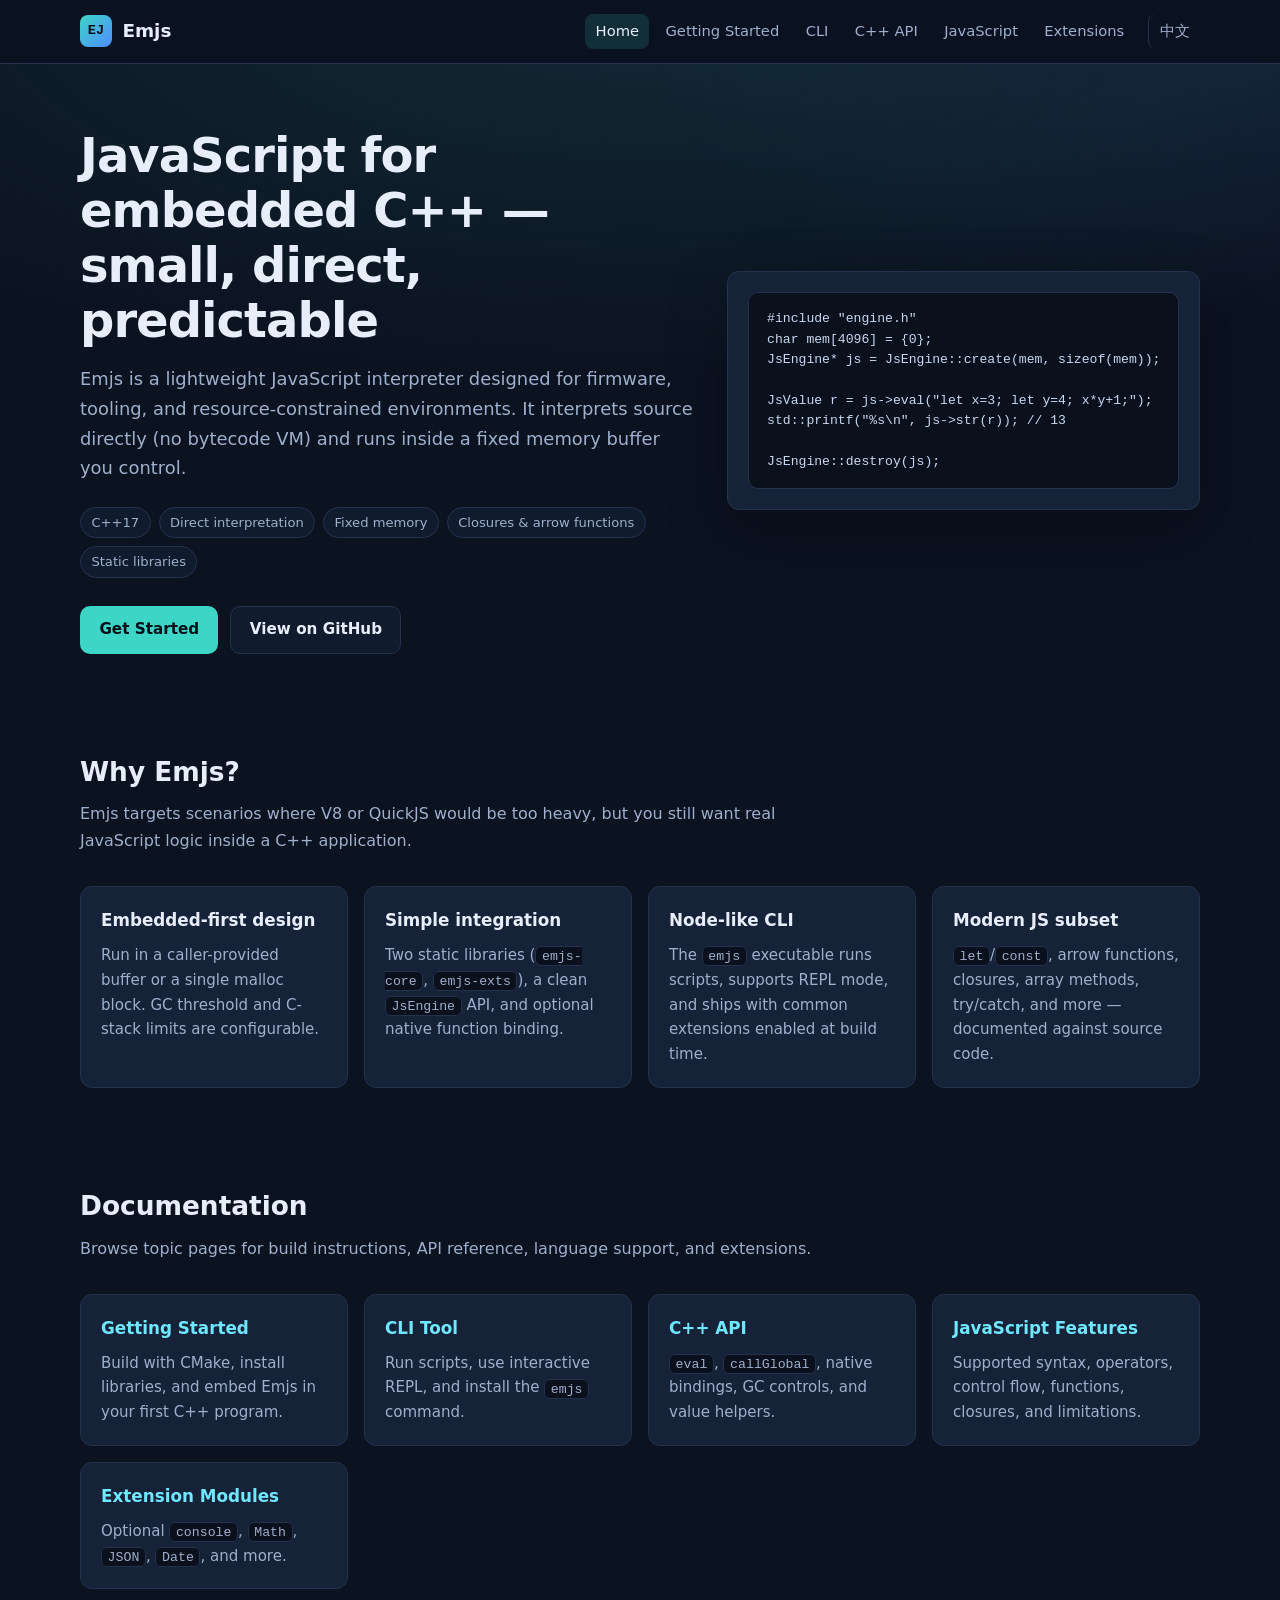
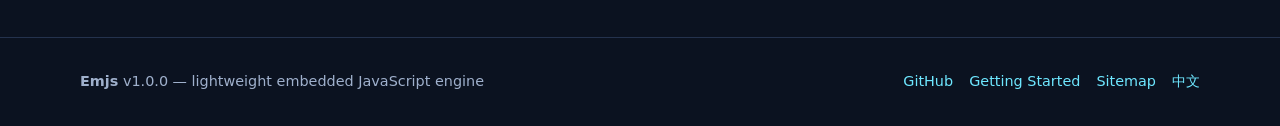
<file: docs/index.html>
<!DOCTYPE html>
<html lang="en">
<head>
  <meta charset="UTF-8">
  <meta name="viewport" content="width=device-width, initial-scale=1.0">
  <title>Emjs — Lightweight Embedded JavaScript Engine (C++17)</title>
  <meta name="description" content="Emjs is a lightweight JavaScript interpreter for embedded systems. Direct interpretation, fixed memory buffer, C++17 API, CLI tool, closures, arrow functions, and optional extensions.">
  <meta name="keywords" content="Emjs, embedded JavaScript, JavaScript engine, C++ interpreter, MCU scripting, lightweight JS, emjs CLI">
  <link rel="canonical" href="https://steezer.github.io/emjs/doc/index.html">
  <link rel="alternate" hreflang="en" href="https://steezer.github.io/emjs/doc/index.html">
  <link rel="alternate" hreflang="zh-CN" href="https://steezer.github.io/emjs/doc/index.zh-CN.html">
  <meta property="og:type" content="website">
  <meta property="og:title" content="Emjs — Lightweight Embedded JavaScript Engine">
  <meta property="og:description" content="A tiny JavaScript interpreter for firmware, tools, and embedded C++ applications.">
  <meta property="og:url" content="https://steezer.github.io/emjs/doc/index.html">
  <meta name="twitter:card" content="summary">
  <link rel="stylesheet" href="assets/style.css">
  <script type="application/ld+json">
  {
    "@context": "https://schema.org",
    "@type": "SoftwareApplication",
    "name": "Emjs",
    "applicationCategory": "DeveloperApplication",
    "operatingSystem": "Cross-platform",
    "programmingLanguage": "C++",
    "softwareVersion": "1.0.0",
    "description": "Lightweight JavaScript interpreter for embedded scenarios with direct interpretation and fixed memory model.",
    "url": "https://steezer.github.io/emjs/doc/",
    "codeRepository": "https://github.com/steezer/emjs"
  }
  </script>
</head>
<body>
  <header class="site-header">
    <div class="container header-inner">
      <a class="brand" href="index.html">
        <span class="brand-mark">EJ</span>
        <span>Emjs</span>
      </a>
      <button class="nav-toggle" type="button" aria-label="Toggle navigation">Menu</button>
      <nav class="site-nav" aria-label="Main">
        <a class="active" href="index.html">Home</a>
        <a href="getting-started.html">Getting Started</a>
        <a href="cli.html">CLI</a>
        <a href="cpp-api.html">C++ API</a>
        <a href="javascript.html">JavaScript</a>
        <a href="extensions.html">Extensions</a>
        <a class="lang-switch" href="index.zh-CN.html">中文</a>
      </nav>
    </div>
  </header>

  <main>
    <section class="hero">
      <div class="container hero-grid">
        <div>
          <h1>JavaScript for embedded C++ — small, direct, predictable</h1>
          <p class="lead">
            Emjs is a lightweight JavaScript interpreter designed for firmware, tooling,
            and resource-constrained environments. It interprets source directly (no bytecode VM)
            and runs inside a fixed memory buffer you control.
          </p>
          <div class="hero-badges">
            <span class="badge">C++17</span>
            <span class="badge">Direct interpretation</span>
            <span class="badge">Fixed memory</span>
            <span class="badge">Closures &amp; arrow functions</span>
            <span class="badge">Static libraries</span>
          </div>
          <div class="cta-row">
            <a class="btn btn-primary" href="getting-started.html">Get Started</a>
            <a class="btn btn-secondary" href="https://github.com/steezer/emjs" rel="noopener">View on GitHub</a>
          </div>
        </div>
        <aside class="hero-card" aria-label="Quick example">
          <pre><code>#include "engine.h"
char mem[4096] = {0};
JsEngine* js = JsEngine::create(mem, sizeof(mem));

JsValue r = js->eval("let x=3; let y=4; x*y+1;");
std::printf("%s\n", js->str(r)); // 13

JsEngine::destroy(js);</code></pre>
        </aside>
      </div>
    </section>

    <section class="section">
      <div class="container">
        <h2 class="section-title">Why Emjs?</h2>
        <p class="section-desc">
          Emjs targets scenarios where V8 or QuickJS would be too heavy, but you still want
          real JavaScript logic inside a C++ application.
        </p>
        <div class="card-grid">
          <article class="card">
            <h3>Embedded-first design</h3>
            <p>Run in a caller-provided buffer or a single malloc block. GC threshold and C-stack limits are configurable.</p>
          </article>
          <article class="card">
            <h3>Simple integration</h3>
            <p>Two static libraries (<code>emjs-core</code>, <code>emjs-exts</code>), a clean <code>JsEngine</code> API, and optional native function binding.</p>
          </article>
          <article class="card">
            <h3>Node-like CLI</h3>
            <p>The <code>emjs</code> executable runs scripts, supports REPL mode, and ships with common extensions enabled at build time.</p>
          </article>
          <article class="card">
            <h3>Modern JS subset</h3>
            <p><code>let</code>/<code>const</code>, arrow functions, closures, array methods, try/catch, and more — documented against source code.</p>
          </article>
        </div>
      </div>
    </section>

    <section class="section">
      <div class="container">
        <h2 class="section-title">Documentation</h2>
        <p class="section-desc">Browse topic pages for build instructions, API reference, language support, and extensions.</p>
        <div class="card-grid">
          <a class="card" href="getting-started.html">
            <h3>Getting Started</h3>
            <p>Build with CMake, install libraries, and embed Emjs in your first C++ program.</p>
          </a>
          <a class="card" href="cli.html">
            <h3>CLI Tool</h3>
            <p>Run scripts, use interactive REPL, and install the <code>emjs</code> command.</p>
          </a>
          <a class="card" href="cpp-api.html">
            <h3>C++ API</h3>
            <p><code>eval</code>, <code>callGlobal</code>, native bindings, GC controls, and value helpers.</p>
          </a>
          <a class="card" href="javascript.html">
            <h3>JavaScript Features</h3>
            <p>Supported syntax, operators, control flow, functions, closures, and limitations.</p>
          </a>
          <a class="card" href="extensions.html">
            <h3>Extension Modules</h3>
            <p>Optional <code>console</code>, <code>Math</code>, <code>JSON</code>, <code>Date</code>, and more.</p>
          </a>
        </div>
      </div>
    </section>
  </main>

  <footer class="site-footer">
    <div class="container footer-grid">
      <div>
        <strong>Emjs</strong> v1.0.0 — lightweight embedded JavaScript engine
      </div>
      <div class="footer-links">
        <a href="https://github.com/steezer/emjs">GitHub</a>
        <a href="getting-started.html">Getting Started</a>
        <a href="sitemap.xml">Sitemap</a>
        <a href="index.zh-CN.html">中文</a>
      </div>
    </div>
  </footer>
  <script src="assets/site.js"></script>
</body>
</html>
</file>
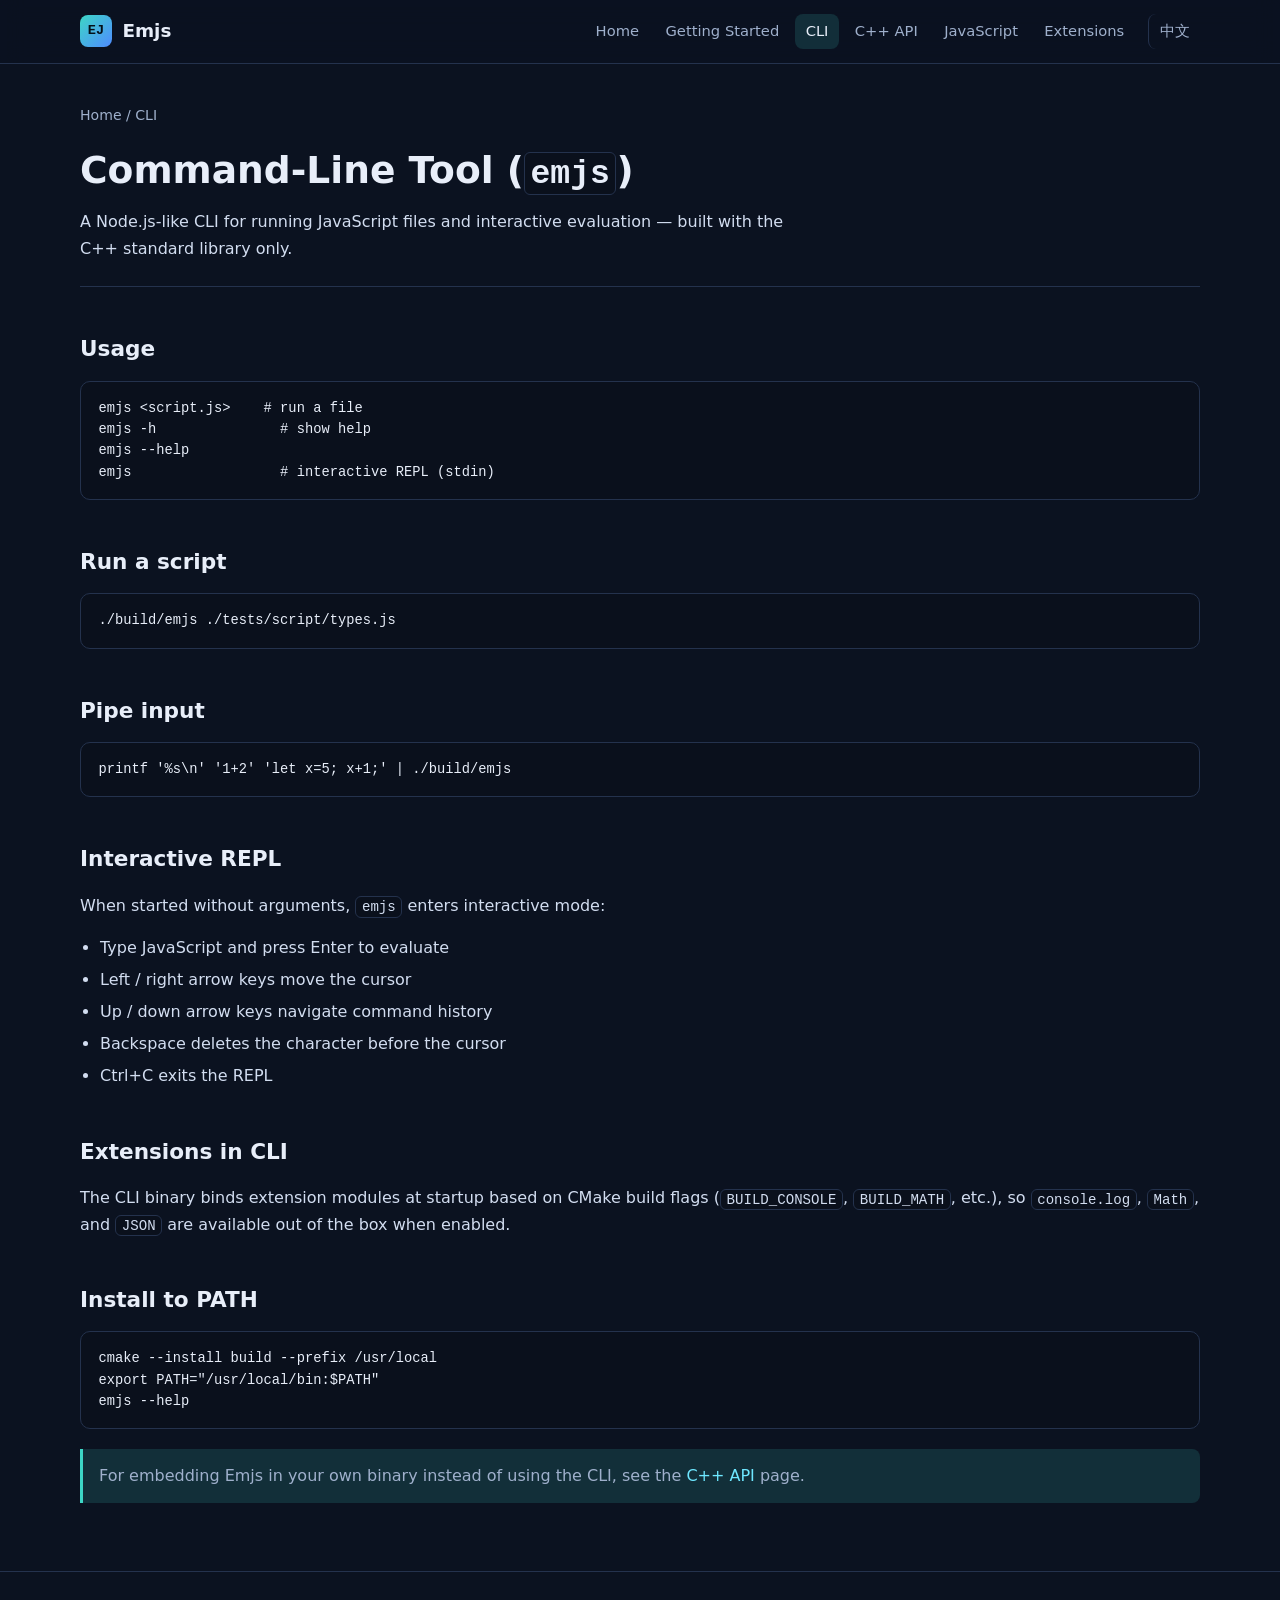
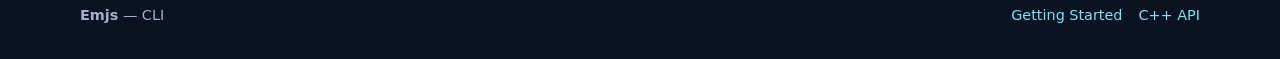
<file: docs/cli.html>
<!DOCTYPE html>
<html lang="en">
<head>
  <meta charset="UTF-8">
  <meta name="viewport" content="width=device-width, initial-scale=1.0">
  <title>Emjs CLI — Run Scripts &amp; Interactive REPL</title>
  <meta name="description" content="Use the emjs command-line tool to execute JavaScript files, start an interactive REPL with history, and pipe scripts from stdin.">
  <link rel="canonical" href="https://steezer.github.io/emjs/doc/cli.html">
  <link rel="alternate" hreflang="en" href="https://steezer.github.io/emjs/doc/cli.html">
  <link rel="alternate" hreflang="zh-CN" href="https://steezer.github.io/emjs/doc/cli.zh-CN.html">
  <link rel="stylesheet" href="assets/style.css">
</head>
<body>
  <header class="site-header">
    <div class="container header-inner">
      <a class="brand" href="index.html"><span class="brand-mark">EJ</span><span>Emjs</span></a>
      <button class="nav-toggle" type="button" aria-label="Toggle navigation">Menu</button>
      <nav class="site-nav">
        <a href="index.html">Home</a>
        <a href="getting-started.html">Getting Started</a>
        <a class="active" href="cli.html">CLI</a>
        <a href="cpp-api.html">C++ API</a>
        <a href="javascript.html">JavaScript</a>
        <a href="extensions.html">Extensions</a>
        <a class="lang-switch" href="cli.zh-CN.html">中文</a>
      </nav>
    </div>
  </header>

  <main class="container content">
    <header class="page-header">
      <nav class="breadcrumb"><a href="index.html">Home</a> / CLI</nav>
      <h1>Command-Line Tool (<code>emjs</code>)</h1>
      <p>A Node.js-like CLI for running JavaScript files and interactive evaluation — built with the C++ standard library only.</p>
    </header>

    <h2>Usage</h2>
    <pre><code>emjs &lt;script.js&gt;    # run a file
emjs -h               # show help
emjs --help
emjs                  # interactive REPL (stdin)</code></pre>

    <h2>Run a script</h2>
    <pre><code>./build/emjs ./tests/script/types.js</code></pre>

    <h2>Pipe input</h2>
    <pre><code>printf '%s\n' '1+2' 'let x=5; x+1;' | ./build/emjs</code></pre>

    <h2>Interactive REPL</h2>
    <p>When started without arguments, <code>emjs</code> enters interactive mode:</p>
    <ul>
      <li>Type JavaScript and press Enter to evaluate</li>
      <li>Left / right arrow keys move the cursor</li>
      <li>Up / down arrow keys navigate command history</li>
      <li>Backspace deletes the character before the cursor</li>
      <li>Ctrl+C exits the REPL</li>
    </ul>

    <h2>Extensions in CLI</h2>
    <p>The CLI binary binds extension modules at startup based on CMake build flags (<code>BUILD_CONSOLE</code>, <code>BUILD_MATH</code>, etc.), so <code>console.log</code>, <code>Math</code>, and <code>JSON</code> are available out of the box when enabled.</p>

    <h2>Install to PATH</h2>
    <pre><code>cmake --install build --prefix /usr/local
export PATH="/usr/local/bin:$PATH"
emjs --help</code></pre>

    <div class="note">For embedding Emjs in your own binary instead of using the CLI, see the <a href="cpp-api.html">C++ API</a> page.</div>
  </main>

  <footer class="site-footer">
    <div class="container footer-grid">
      <div><strong>Emjs</strong> — CLI</div>
      <div class="footer-links"><a href="getting-started.html">Getting Started</a><a href="cpp-api.html">C++ API</a></div>
    </div>
  </footer>
  <script src="assets/site.js"></script>
</body>
</html>
</file>
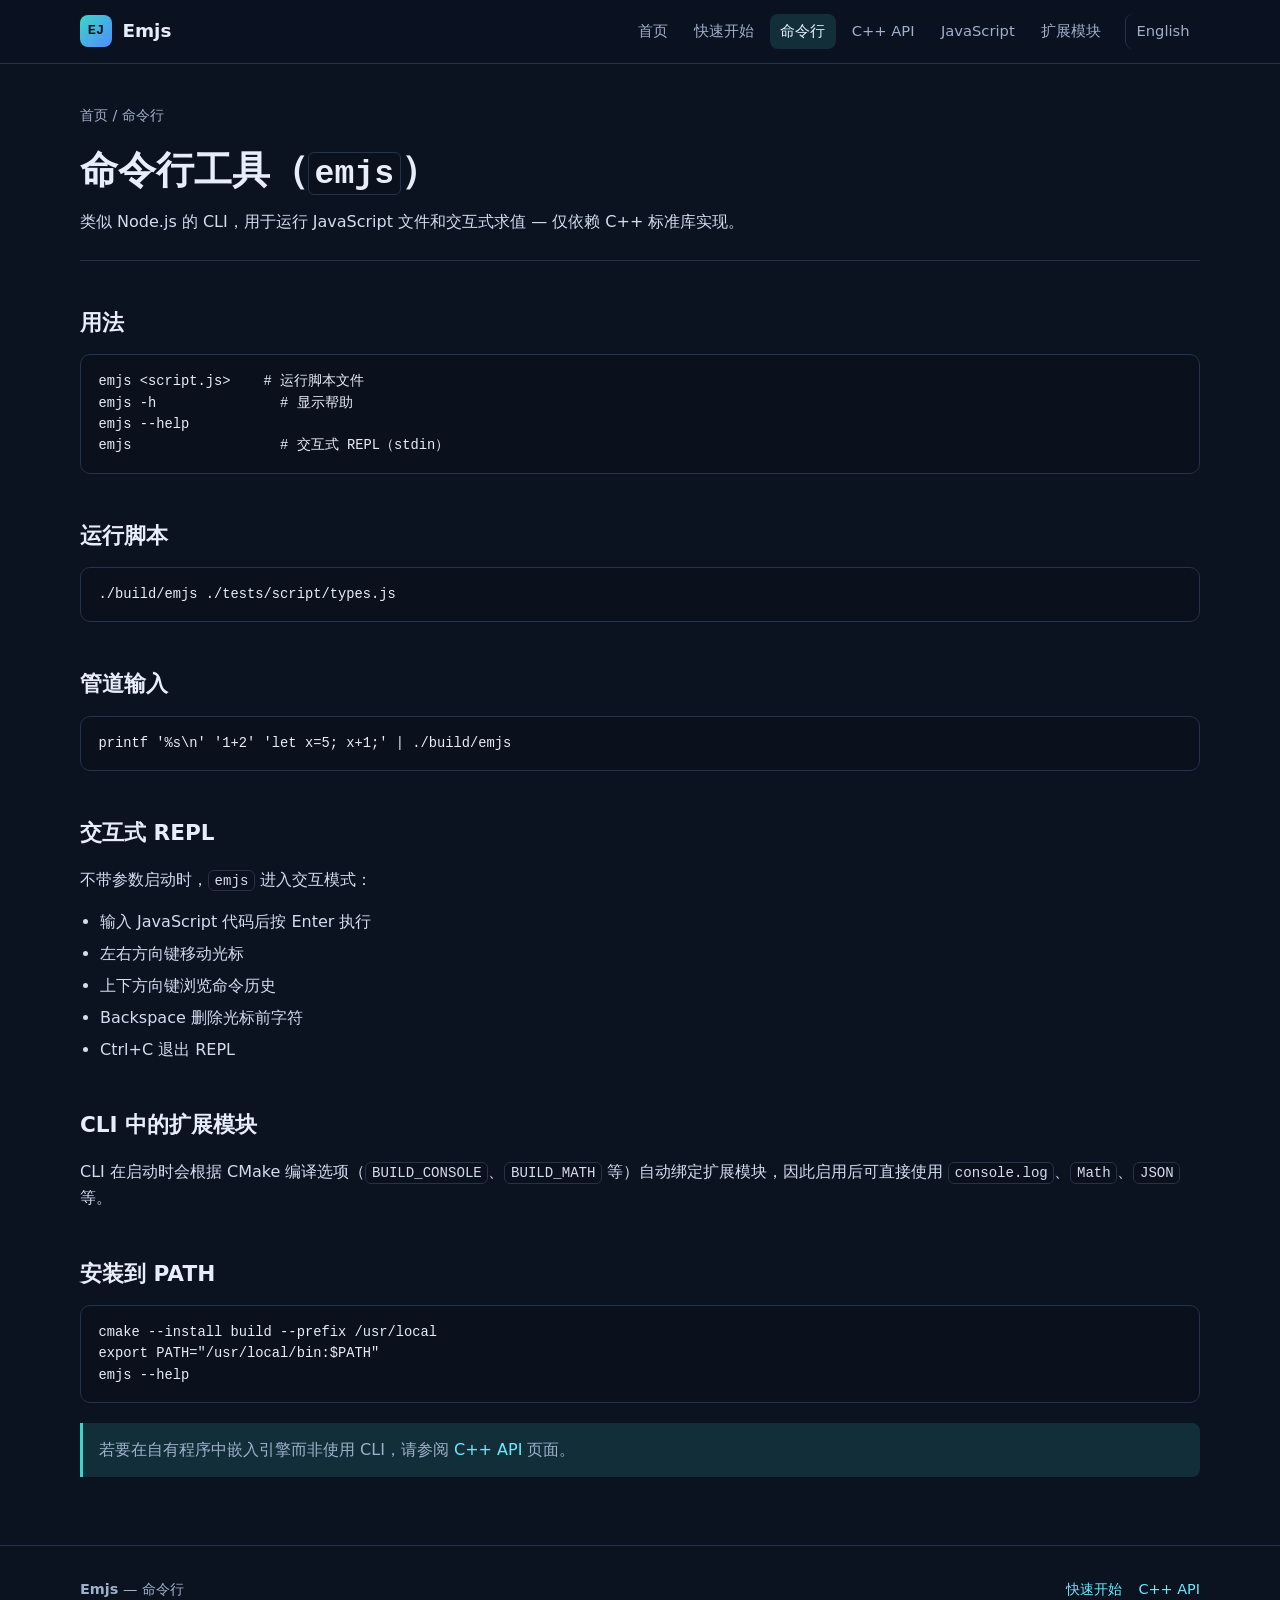
<file: docs/cli.zh-CN.html>
<!DOCTYPE html>
<html lang="zh-CN">
<head>
  <meta charset="UTF-8">
  <meta name="viewport" content="width=device-width, initial-scale=1.0">
  <title>Emjs 命令行工具 — 运行脚本与交互式 REPL</title>
  <meta name="description" content="使用 emjs 命令行工具执行 JavaScript 文件、启动带历史记录的交互式 REPL，或通过 stdin 管道输入脚本。">
  <link rel="canonical" href="https://steezer.github.io/emjs/doc/cli.zh-CN.html">
  <link rel="alternate" hreflang="en" href="https://steezer.github.io/emjs/doc/cli.html">
  <link rel="alternate" hreflang="zh-CN" href="https://steezer.github.io/emjs/doc/cli.zh-CN.html">
  <link rel="stylesheet" href="assets/style.css">
</head>
<body>
  <header class="site-header">
    <div class="container header-inner">
      <a class="brand" href="index.zh-CN.html"><span class="brand-mark">EJ</span><span>Emjs</span></a>
      <button class="nav-toggle" type="button" aria-label="打开导航">菜单</button>
      <nav class="site-nav">
        <a href="index.zh-CN.html">首页</a>
        <a href="getting-started.zh-CN.html">快速开始</a>
        <a class="active" href="cli.zh-CN.html">命令行</a>
        <a href="cpp-api.zh-CN.html">C++ API</a>
        <a href="javascript.zh-CN.html">JavaScript</a>
        <a href="extensions.zh-CN.html">扩展模块</a>
        <a class="lang-switch" href="cli.html">English</a>
      </nav>
    </div>
  </header>

  <main class="container content">
    <header class="page-header">
      <nav class="breadcrumb"><a href="index.zh-CN.html">首页</a> / 命令行</nav>
      <h1>命令行工具（<code>emjs</code>）</h1>
      <p>类似 Node.js 的 CLI，用于运行 JavaScript 文件和交互式求值 — 仅依赖 C++ 标准库实现。</p>
    </header>

    <h2>用法</h2>
    <pre><code>emjs &lt;script.js&gt;    # 运行脚本文件
emjs -h               # 显示帮助
emjs --help
emjs                  # 交互式 REPL（stdin）</code></pre>

    <h2>运行脚本</h2>
    <pre><code>./build/emjs ./tests/script/types.js</code></pre>

    <h2>管道输入</h2>
    <pre><code>printf '%s\n' '1+2' 'let x=5; x+1;' | ./build/emjs</code></pre>

    <h2>交互式 REPL</h2>
    <p>不带参数启动时，<code>emjs</code> 进入交互模式：</p>
    <ul>
      <li>输入 JavaScript 代码后按 Enter 执行</li>
      <li>左右方向键移动光标</li>
      <li>上下方向键浏览命令历史</li>
      <li>Backspace 删除光标前字符</li>
      <li>Ctrl+C 退出 REPL</li>
    </ul>

    <h2>CLI 中的扩展模块</h2>
    <p>CLI 在启动时会根据 CMake 编译选项（<code>BUILD_CONSOLE</code>、<code>BUILD_MATH</code> 等）自动绑定扩展模块，因此启用后可直接使用 <code>console.log</code>、<code>Math</code>、<code>JSON</code> 等。</p>

    <h2>安装到 PATH</h2>
    <pre><code>cmake --install build --prefix /usr/local
export PATH="/usr/local/bin:$PATH"
emjs --help</code></pre>

    <div class="note">若要在自有程序中嵌入引擎而非使用 CLI，请参阅 <a href="cpp-api.zh-CN.html">C++ API</a> 页面。</div>
  </main>

  <footer class="site-footer">
    <div class="container footer-grid">
      <div><strong>Emjs</strong> — 命令行</div>
      <div class="footer-links"><a href="getting-started.zh-CN.html">快速开始</a><a href="cpp-api.zh-CN.html">C++ API</a></div>
    </div>
  </footer>
  <script src="assets/site.js"></script>
</body>
</html>
</file>
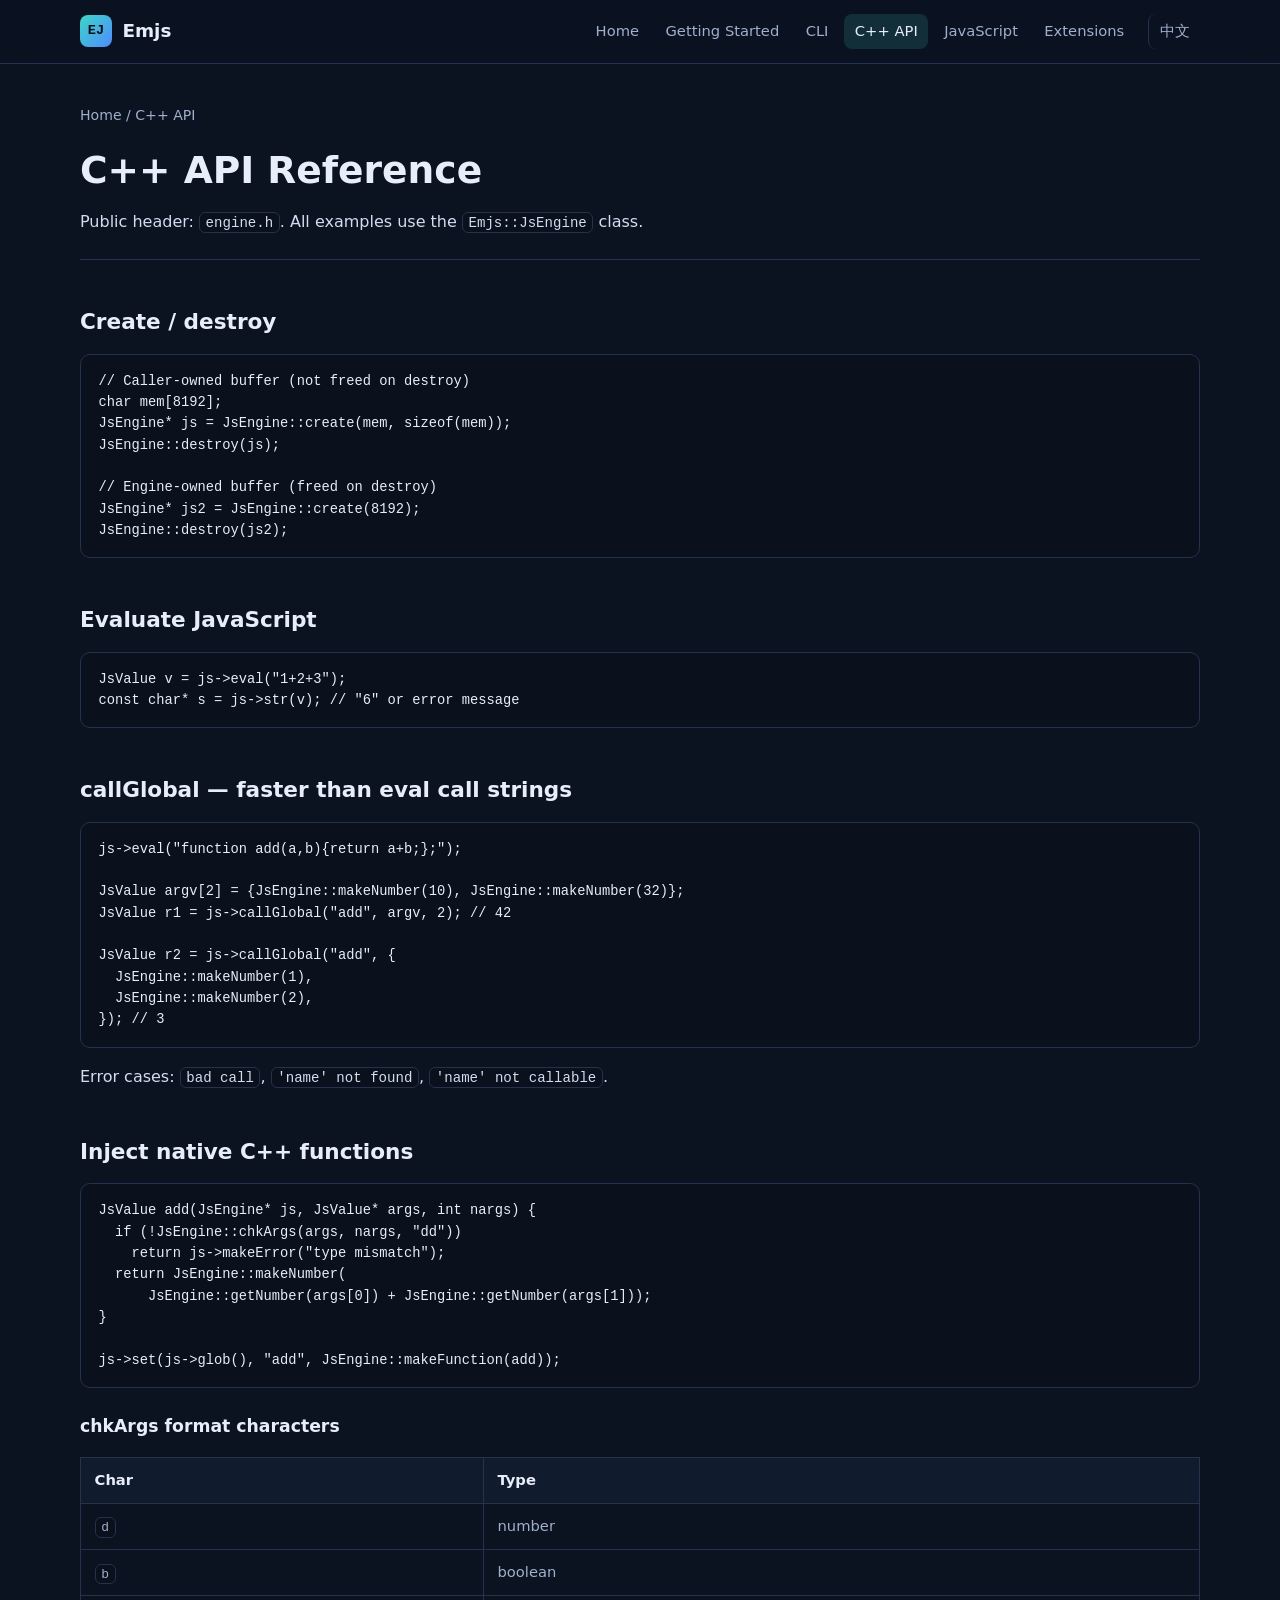
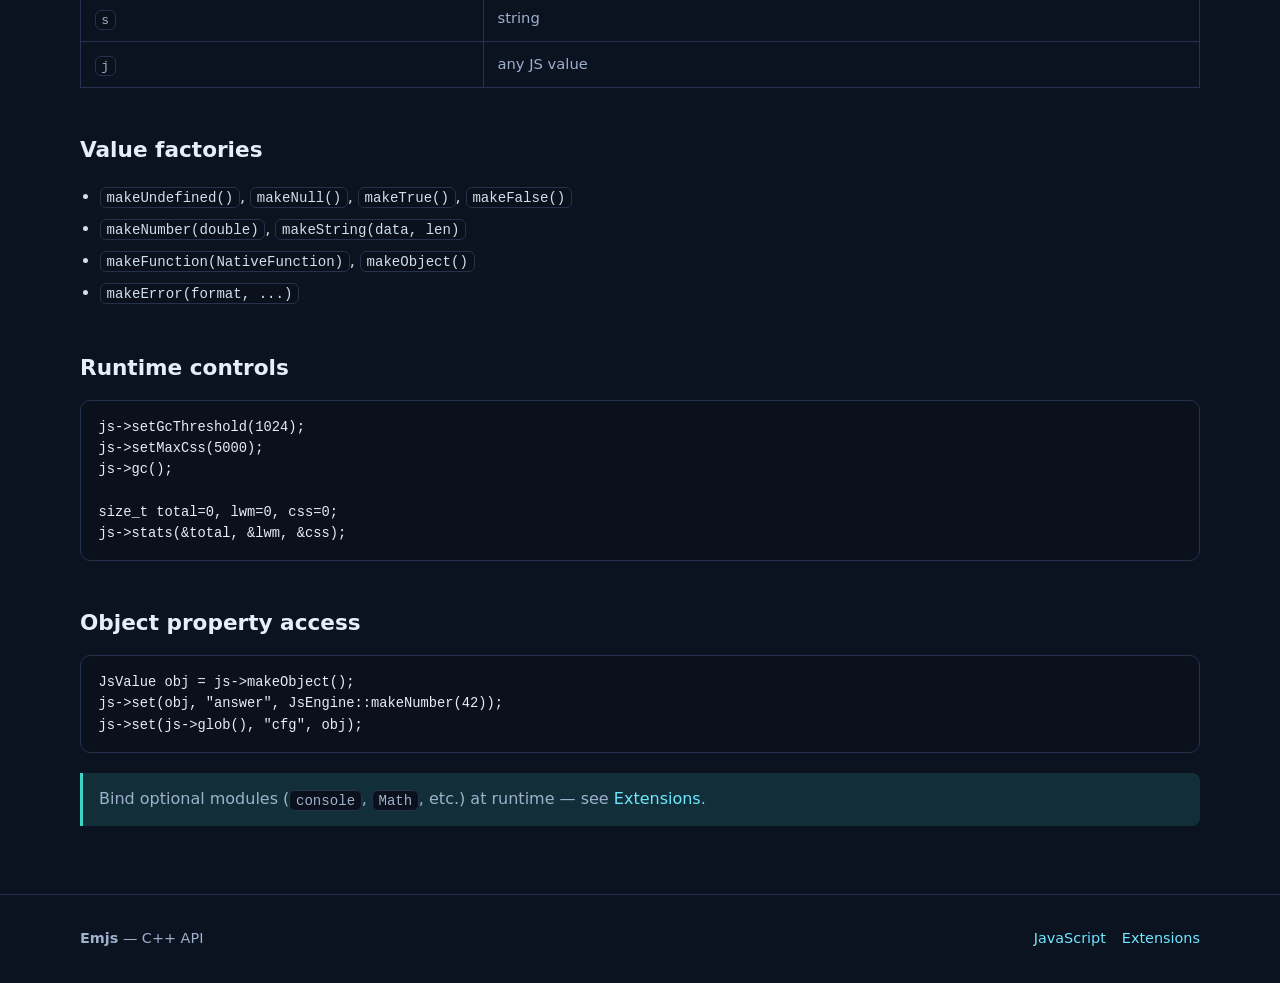
<file: docs/cpp-api.html>
<!DOCTYPE html>
<html lang="en">
<head>
  <meta charset="UTF-8">
  <meta name="viewport" content="width=device-width, initial-scale=1.0">
  <title>Emjs C++ API — eval, callGlobal &amp; Native Bindings</title>
  <meta name="description" content="Reference for the Emjs JsEngine C++ API: create/destroy, eval, callGlobal, native function injection, GC control, and value factories.">
  <link rel="canonical" href="https://steezer.github.io/emjs/doc/cpp-api.html">
  <link rel="alternate" hreflang="en" href="https://steezer.github.io/emjs/doc/cpp-api.html">
  <link rel="alternate" hreflang="zh-CN" href="https://steezer.github.io/emjs/doc/cpp-api.zh-CN.html">
  <link rel="stylesheet" href="assets/style.css">
</head>
<body>
  <header class="site-header">
    <div class="container header-inner">
      <a class="brand" href="index.html"><span class="brand-mark">EJ</span><span>Emjs</span></a>
      <button class="nav-toggle" type="button" aria-label="Toggle navigation">Menu</button>
      <nav class="site-nav">
        <a href="index.html">Home</a>
        <a href="getting-started.html">Getting Started</a>
        <a href="cli.html">CLI</a>
        <a class="active" href="cpp-api.html">C++ API</a>
        <a href="javascript.html">JavaScript</a>
        <a href="extensions.html">Extensions</a>
        <a class="lang-switch" href="cpp-api.zh-CN.html">中文</a>
      </nav>
    </div>
  </header>

  <main class="container content">
    <header class="page-header">
      <nav class="breadcrumb"><a href="index.html">Home</a> / C++ API</nav>
      <h1>C++ API Reference</h1>
      <p>Public header: <code>engine.h</code>. All examples use the <code>Emjs::JsEngine</code> class.</p>
    </header>

    <h2>Create / destroy</h2>
    <pre><code>// Caller-owned buffer (not freed on destroy)
char mem[8192];
JsEngine* js = JsEngine::create(mem, sizeof(mem));
JsEngine::destroy(js);

// Engine-owned buffer (freed on destroy)
JsEngine* js2 = JsEngine::create(8192);
JsEngine::destroy(js2);</code></pre>

    <h2>Evaluate JavaScript</h2>
    <pre><code>JsValue v = js->eval("1+2+3");
const char* s = js->str(v); // "6" or error message</code></pre>

    <h2>callGlobal — faster than eval call strings</h2>
    <pre><code>js->eval("function add(a,b){return a+b;};");

JsValue argv[2] = {JsEngine::makeNumber(10), JsEngine::makeNumber(32)};
JsValue r1 = js->callGlobal("add", argv, 2); // 42

JsValue r2 = js->callGlobal("add", {
  JsEngine::makeNumber(1),
  JsEngine::makeNumber(2),
}); // 3</code></pre>
    <p>Error cases: <code>bad call</code>, <code>'name' not found</code>, <code>'name' not callable</code>.</p>

    <h2>Inject native C++ functions</h2>
    <pre><code>JsValue add(JsEngine* js, JsValue* args, int nargs) {
  if (!JsEngine::chkArgs(args, nargs, "dd"))
    return js->makeError("type mismatch");
  return JsEngine::makeNumber(
      JsEngine::getNumber(args[0]) + JsEngine::getNumber(args[1]));
}

js->set(js->glob(), "add", JsEngine::makeFunction(add));</code></pre>

    <h3>chkArgs format characters</h3>
    <div class="table-wrap">
      <table>
        <thead><tr><th>Char</th><th>Type</th></tr></thead>
        <tbody>
          <tr><td><code>d</code></td><td>number</td></tr>
          <tr><td><code>b</code></td><td>boolean</td></tr>
          <tr><td><code>s</code></td><td>string</td></tr>
          <tr><td><code>j</code></td><td>any JS value</td></tr>
        </tbody>
      </table>
    </div>

    <h2>Value factories</h2>
    <ul>
      <li><code>makeUndefined()</code>, <code>makeNull()</code>, <code>makeTrue()</code>, <code>makeFalse()</code></li>
      <li><code>makeNumber(double)</code>, <code>makeString(data, len)</code></li>
      <li><code>makeFunction(NativeFunction)</code>, <code>makeObject()</code></li>
      <li><code>makeError(format, ...)</code></li>
    </ul>

    <h2>Runtime controls</h2>
    <pre><code>js->setGcThreshold(1024);
js->setMaxCss(5000);
js->gc();

size_t total=0, lwm=0, css=0;
js->stats(&total, &lwm, &css);</code></pre>

    <h2>Object property access</h2>
    <pre><code>JsValue obj = js->makeObject();
js->set(obj, "answer", JsEngine::makeNumber(42));
js->set(js->glob(), "cfg", obj);</code></pre>

    <div class="note">Bind optional modules (<code>console</code>, <code>Math</code>, etc.) at runtime — see <a href="extensions.html">Extensions</a>.</div>
  </main>

  <footer class="site-footer">
    <div class="container footer-grid">
      <div><strong>Emjs</strong> — C++ API</div>
      <div class="footer-links"><a href="javascript.html">JavaScript</a><a href="extensions.html">Extensions</a></div>
    </div>
  </footer>
  <script src="assets/site.js"></script>
</body>
</html>
</file>
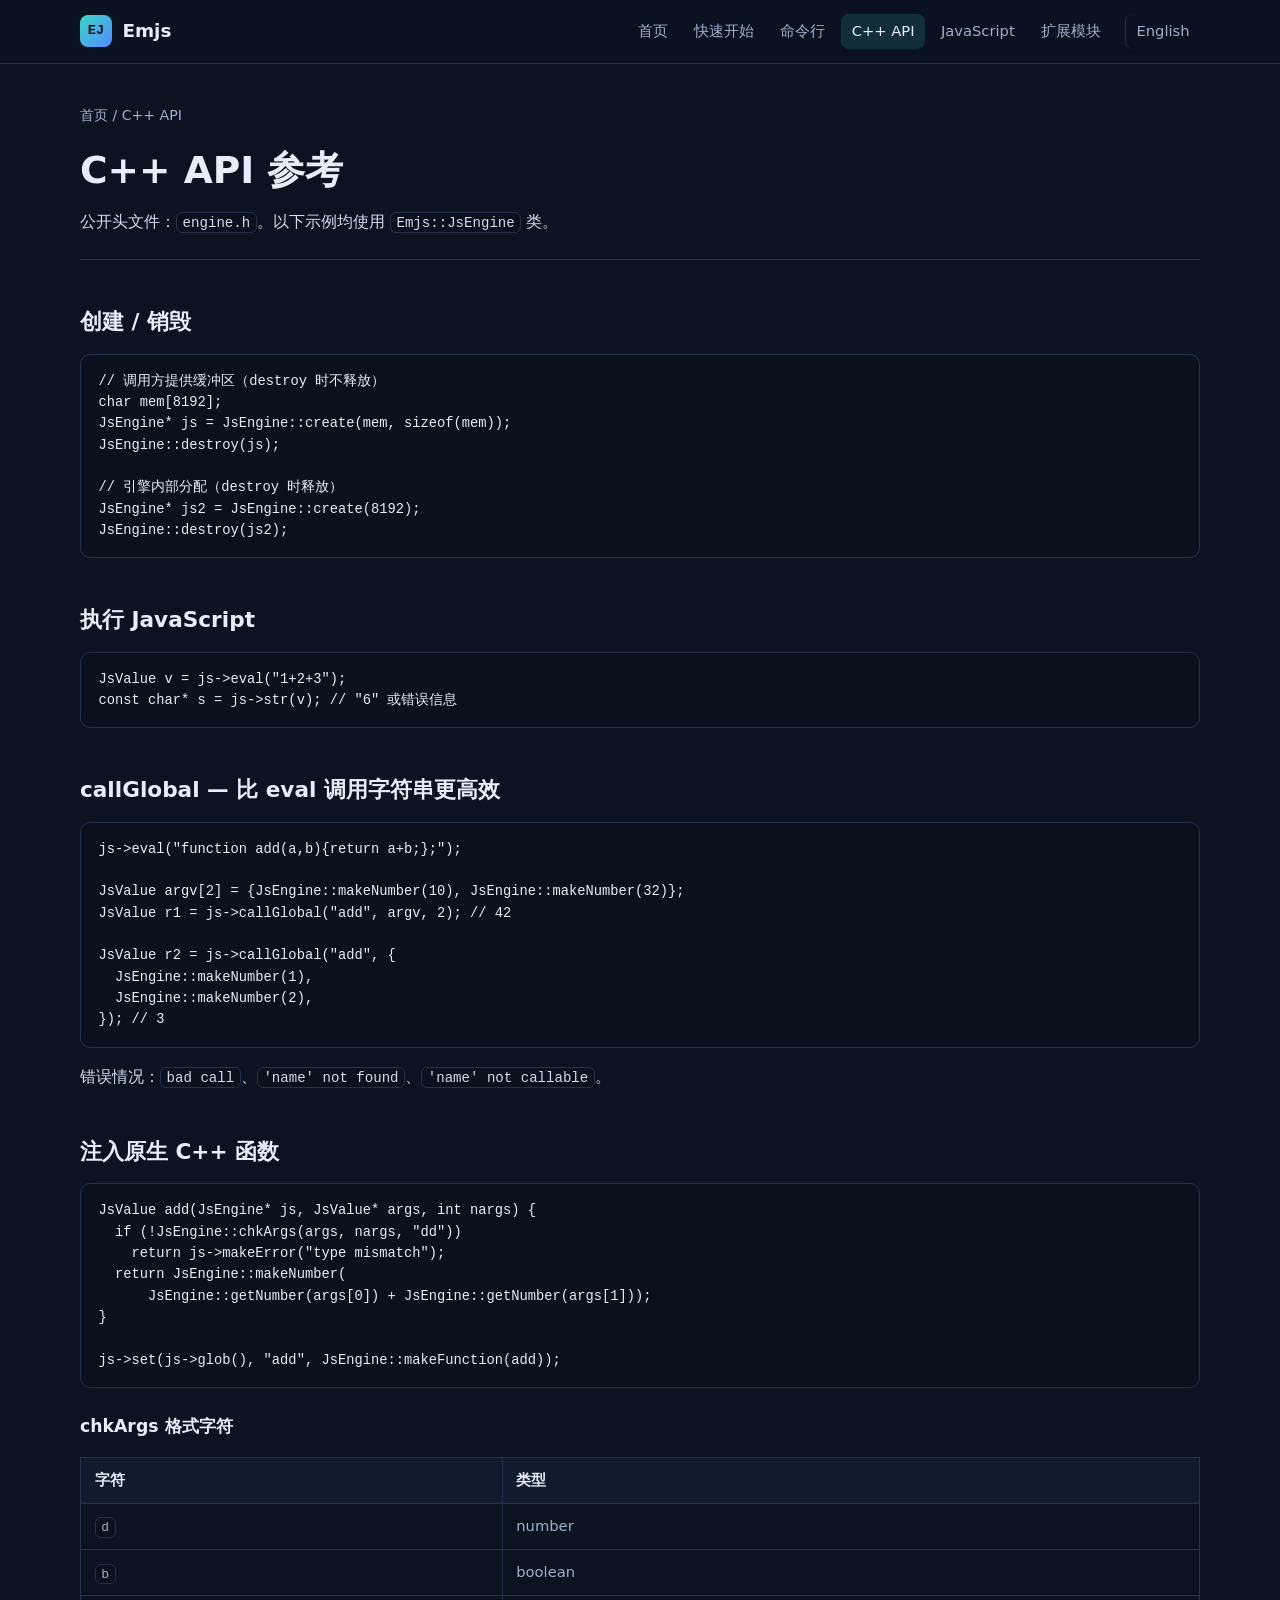
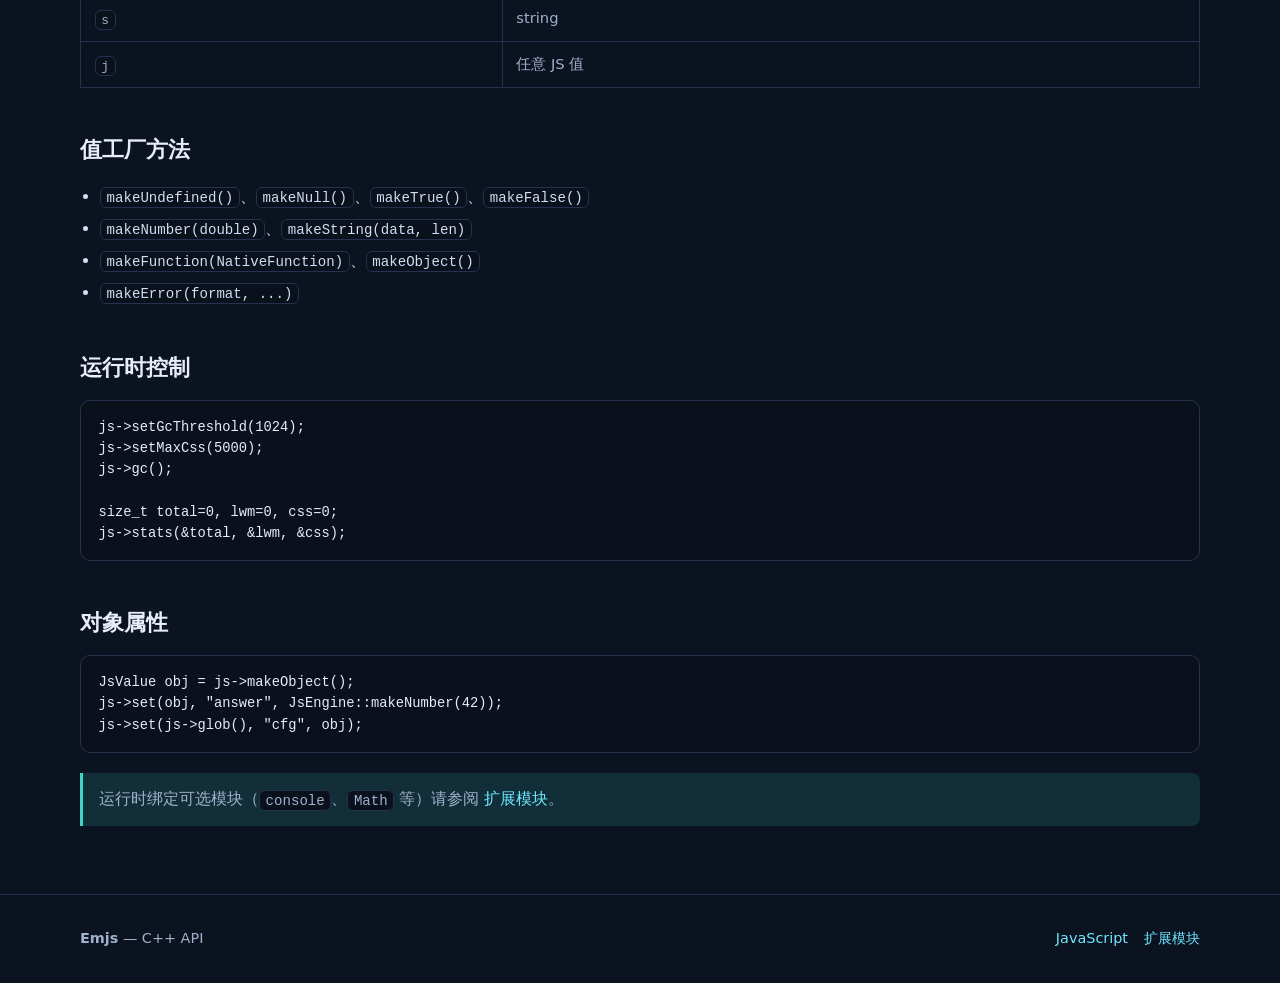
<file: docs/cpp-api.zh-CN.html>
<!DOCTYPE html>
<html lang="zh-CN">
<head>
  <meta charset="UTF-8">
  <meta name="viewport" content="width=device-width, initial-scale=1.0">
  <title>Emjs C++ API — eval、callGlobal 与原生绑定</title>
  <meta name="description" content="Emjs JsEngine C++ API 参考：创建/销毁、eval、callGlobal、原生函数注入、GC 控制与值工厂方法。">
  <link rel="canonical" href="https://steezer.github.io/emjs/doc/cpp-api.zh-CN.html">
  <link rel="alternate" hreflang="en" href="https://steezer.github.io/emjs/doc/cpp-api.html">
  <link rel="alternate" hreflang="zh-CN" href="https://steezer.github.io/emjs/doc/cpp-api.zh-CN.html">
  <link rel="stylesheet" href="assets/style.css">
</head>
<body>
  <header class="site-header">
    <div class="container header-inner">
      <a class="brand" href="index.zh-CN.html"><span class="brand-mark">EJ</span><span>Emjs</span></a>
      <button class="nav-toggle" type="button" aria-label="打开导航">菜单</button>
      <nav class="site-nav">
        <a href="index.zh-CN.html">首页</a>
        <a href="getting-started.zh-CN.html">快速开始</a>
        <a href="cli.zh-CN.html">命令行</a>
        <a class="active" href="cpp-api.zh-CN.html">C++ API</a>
        <a href="javascript.zh-CN.html">JavaScript</a>
        <a href="extensions.zh-CN.html">扩展模块</a>
        <a class="lang-switch" href="cpp-api.html">English</a>
      </nav>
    </div>
  </header>

  <main class="container content">
    <header class="page-header">
      <nav class="breadcrumb"><a href="index.zh-CN.html">首页</a> / C++ API</nav>
      <h1>C++ API 参考</h1>
      <p>公开头文件：<code>engine.h</code>。以下示例均使用 <code>Emjs::JsEngine</code> 类。</p>
    </header>

    <h2>创建 / 销毁</h2>
    <pre><code>// 调用方提供缓冲区（destroy 时不释放）
char mem[8192];
JsEngine* js = JsEngine::create(mem, sizeof(mem));
JsEngine::destroy(js);

// 引擎内部分配（destroy 时释放）
JsEngine* js2 = JsEngine::create(8192);
JsEngine::destroy(js2);</code></pre>

    <h2>执行 JavaScript</h2>
    <pre><code>JsValue v = js->eval("1+2+3");
const char* s = js->str(v); // "6" 或错误信息</code></pre>

    <h2>callGlobal — 比 eval 调用字符串更高效</h2>
    <pre><code>js->eval("function add(a,b){return a+b;};");

JsValue argv[2] = {JsEngine::makeNumber(10), JsEngine::makeNumber(32)};
JsValue r1 = js->callGlobal("add", argv, 2); // 42

JsValue r2 = js->callGlobal("add", {
  JsEngine::makeNumber(1),
  JsEngine::makeNumber(2),
}); // 3</code></pre>
    <p>错误情况：<code>bad call</code>、<code>'name' not found</code>、<code>'name' not callable</code>。</p>

    <h2>注入原生 C++ 函数</h2>
    <pre><code>JsValue add(JsEngine* js, JsValue* args, int nargs) {
  if (!JsEngine::chkArgs(args, nargs, "dd"))
    return js->makeError("type mismatch");
  return JsEngine::makeNumber(
      JsEngine::getNumber(args[0]) + JsEngine::getNumber(args[1]));
}

js->set(js->glob(), "add", JsEngine::makeFunction(add));</code></pre>

    <h3>chkArgs 格式字符</h3>
    <div class="table-wrap">
      <table>
        <thead><tr><th>字符</th><th>类型</th></tr></thead>
        <tbody>
          <tr><td><code>d</code></td><td>number</td></tr>
          <tr><td><code>b</code></td><td>boolean</td></tr>
          <tr><td><code>s</code></td><td>string</td></tr>
          <tr><td><code>j</code></td><td>任意 JS 值</td></tr>
        </tbody>
      </table>
    </div>

    <h2>值工厂方法</h2>
    <ul>
      <li><code>makeUndefined()</code>、<code>makeNull()</code>、<code>makeTrue()</code>、<code>makeFalse()</code></li>
      <li><code>makeNumber(double)</code>、<code>makeString(data, len)</code></li>
      <li><code>makeFunction(NativeFunction)</code>、<code>makeObject()</code></li>
      <li><code>makeError(format, ...)</code></li>
    </ul>

    <h2>运行时控制</h2>
    <pre><code>js->setGcThreshold(1024);
js->setMaxCss(5000);
js->gc();

size_t total=0, lwm=0, css=0;
js->stats(&total, &lwm, &css);</code></pre>

    <h2>对象属性</h2>
    <pre><code>JsValue obj = js->makeObject();
js->set(obj, "answer", JsEngine::makeNumber(42));
js->set(js->glob(), "cfg", obj);</code></pre>

    <div class="note">运行时绑定可选模块（<code>console</code>、<code>Math</code> 等）请参阅 <a href="extensions.zh-CN.html">扩展模块</a>。</div>
  </main>

  <footer class="site-footer">
    <div class="container footer-grid">
      <div><strong>Emjs</strong> — C++ API</div>
      <div class="footer-links"><a href="javascript.zh-CN.html">JavaScript</a><a href="extensions.zh-CN.html">扩展模块</a></div>
    </div>
  </footer>
  <script src="assets/site.js"></script>
</body>
</html>
</file>
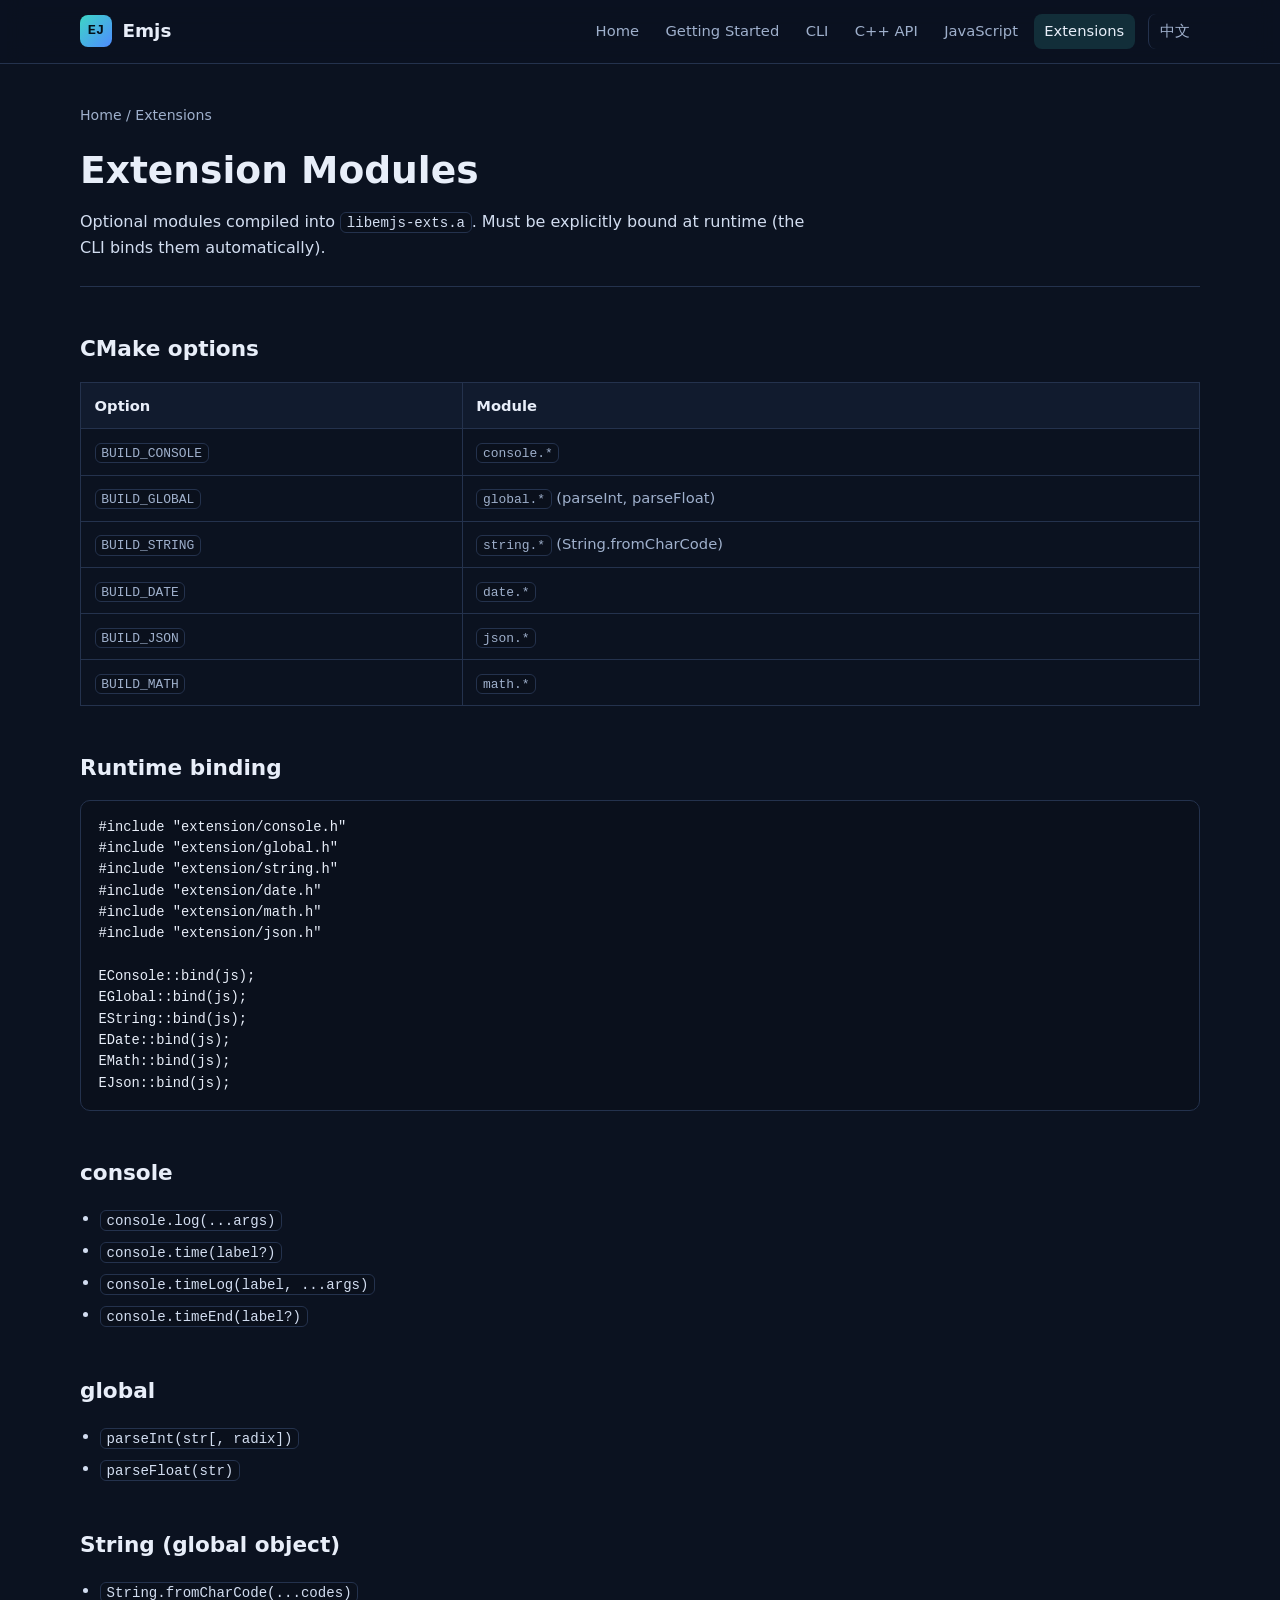
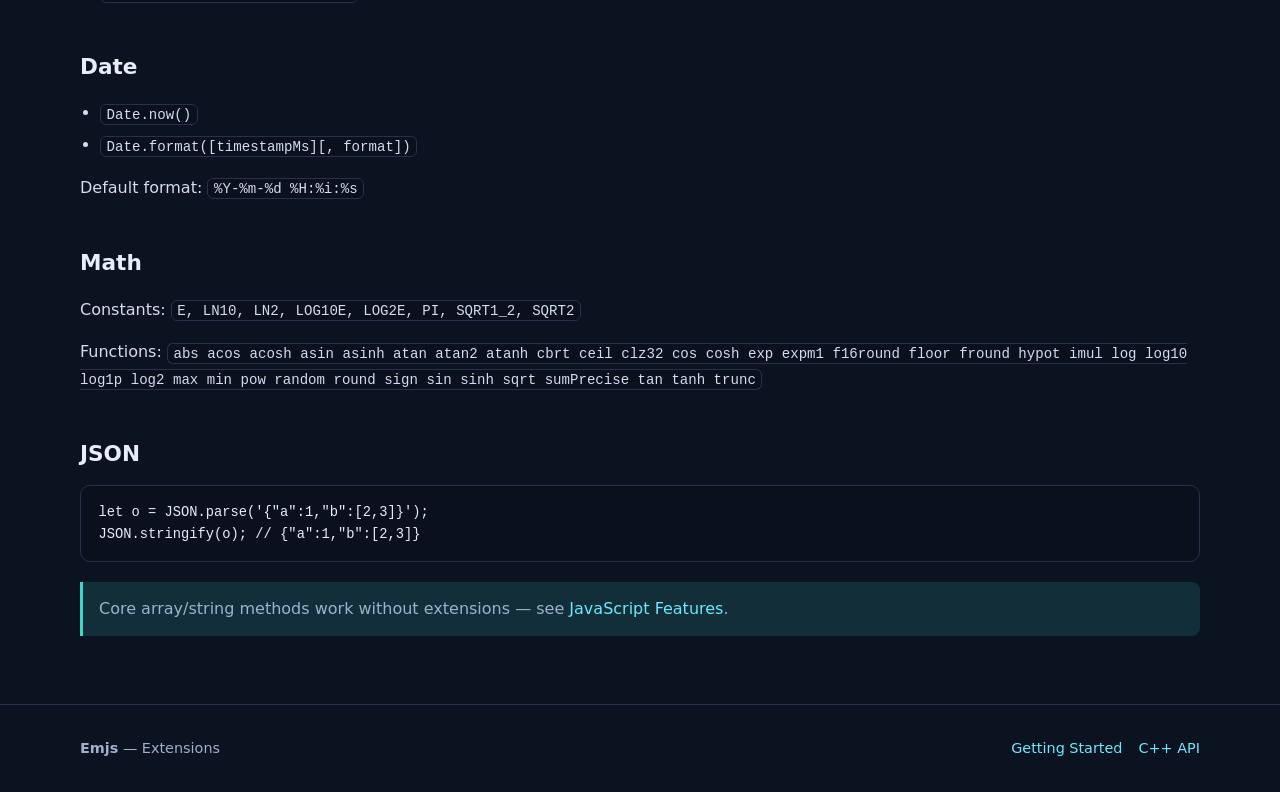
<file: docs/extensions.html>
<!DOCTYPE html>
<html lang="en">
<head>
  <meta charset="UTF-8">
  <meta name="viewport" content="width=device-width, initial-scale=1.0">
  <title>Emjs Extension Modules — console, Math, JSON, Date</title>
  <meta name="description" content="Optional Emjs extension modules: console, parseInt/parseFloat, String.fromCharCode, Date, Math, and JSON. CMake build flags and runtime bind API.">
  <link rel="canonical" href="https://steezer.github.io/emjs/doc/extensions.html">
  <link rel="alternate" hreflang="en" href="https://steezer.github.io/emjs/doc/extensions.html">
  <link rel="alternate" hreflang="zh-CN" href="https://steezer.github.io/emjs/doc/extensions.zh-CN.html">
  <link rel="stylesheet" href="assets/style.css">
</head>
<body>
  <header class="site-header">
    <div class="container header-inner">
      <a class="brand" href="index.html"><span class="brand-mark">EJ</span><span>Emjs</span></a>
      <button class="nav-toggle" type="button" aria-label="Toggle navigation">Menu</button>
      <nav class="site-nav">
        <a href="index.html">Home</a>
        <a href="getting-started.html">Getting Started</a>
        <a href="cli.html">CLI</a>
        <a href="cpp-api.html">C++ API</a>
        <a href="javascript.html">JavaScript</a>
        <a class="active" href="extensions.html">Extensions</a>
        <a class="lang-switch" href="extensions.zh-CN.html">中文</a>
      </nav>
    </div>
  </header>

  <main class="container content">
    <header class="page-header">
      <nav class="breadcrumb"><a href="index.html">Home</a> / Extensions</nav>
      <h1>Extension Modules</h1>
      <p>Optional modules compiled into <code>libemjs-exts.a</code>. Must be explicitly bound at runtime (the CLI binds them automatically).</p>
    </header>

    <h2>CMake options</h2>
    <div class="table-wrap">
      <table>
        <thead><tr><th>Option</th><th>Module</th></tr></thead>
        <tbody>
          <tr><td><code>BUILD_CONSOLE</code></td><td><code>console.*</code></td></tr>
          <tr><td><code>BUILD_GLOBAL</code></td><td><code>global.*</code> (parseInt, parseFloat)</td></tr>
          <tr><td><code>BUILD_STRING</code></td><td><code>string.*</code> (String.fromCharCode)</td></tr>
          <tr><td><code>BUILD_DATE</code></td><td><code>date.*</code></td></tr>
          <tr><td><code>BUILD_JSON</code></td><td><code>json.*</code></td></tr>
          <tr><td><code>BUILD_MATH</code></td><td><code>math.*</code></td></tr>
        </tbody>
      </table>
    </div>

    <h2>Runtime binding</h2>
    <pre><code>#include "extension/console.h"
#include "extension/global.h"
#include "extension/string.h"
#include "extension/date.h"
#include "extension/math.h"
#include "extension/json.h"

EConsole::bind(js);
EGlobal::bind(js);
EString::bind(js);
EDate::bind(js);
EMath::bind(js);
EJson::bind(js);</code></pre>

    <h2>console</h2>
    <ul>
      <li><code>console.log(...args)</code></li>
      <li><code>console.time(label?)</code></li>
      <li><code>console.timeLog(label, ...args)</code></li>
      <li><code>console.timeEnd(label?)</code></li>
    </ul>

    <h2>global</h2>
    <ul>
      <li><code>parseInt(str[, radix])</code></li>
      <li><code>parseFloat(str)</code></li>
    </ul>

    <h2>String (global object)</h2>
    <ul><li><code>String.fromCharCode(...codes)</code></li></ul>

    <h2>Date</h2>
    <ul>
      <li><code>Date.now()</code></li>
      <li><code>Date.format([timestampMs][, format])</code></li>
    </ul>
    <p>Default format: <code>%Y-%m-%d %H:%i:%s</code></p>

    <h2>Math</h2>
    <p>Constants: <code>E, LN10, LN2, LOG10E, LOG2E, PI, SQRT1_2, SQRT2</code></p>
    <p>Functions: <code>abs acos acosh asin asinh atan atan2 atanh cbrt ceil clz32 cos cosh exp expm1 f16round floor fround hypot imul log log10 log1p log2 max min pow random round sign sin sinh sqrt sumPrecise tan tanh trunc</code></p>

    <h2>JSON</h2>
    <pre><code>let o = JSON.parse('{"a":1,"b":[2,3]}');
JSON.stringify(o); // {"a":1,"b":[2,3]}</code></pre>

    <div class="note">Core array/string methods work without extensions — see <a href="javascript.html">JavaScript Features</a>.</div>
  </main>

  <footer class="site-footer">
    <div class="container footer-grid">
      <div><strong>Emjs</strong> — Extensions</div>
      <div class="footer-links"><a href="getting-started.html">Getting Started</a><a href="cpp-api.html">C++ API</a></div>
    </div>
  </footer>
  <script src="assets/site.js"></script>
</body>
</html>
</file>
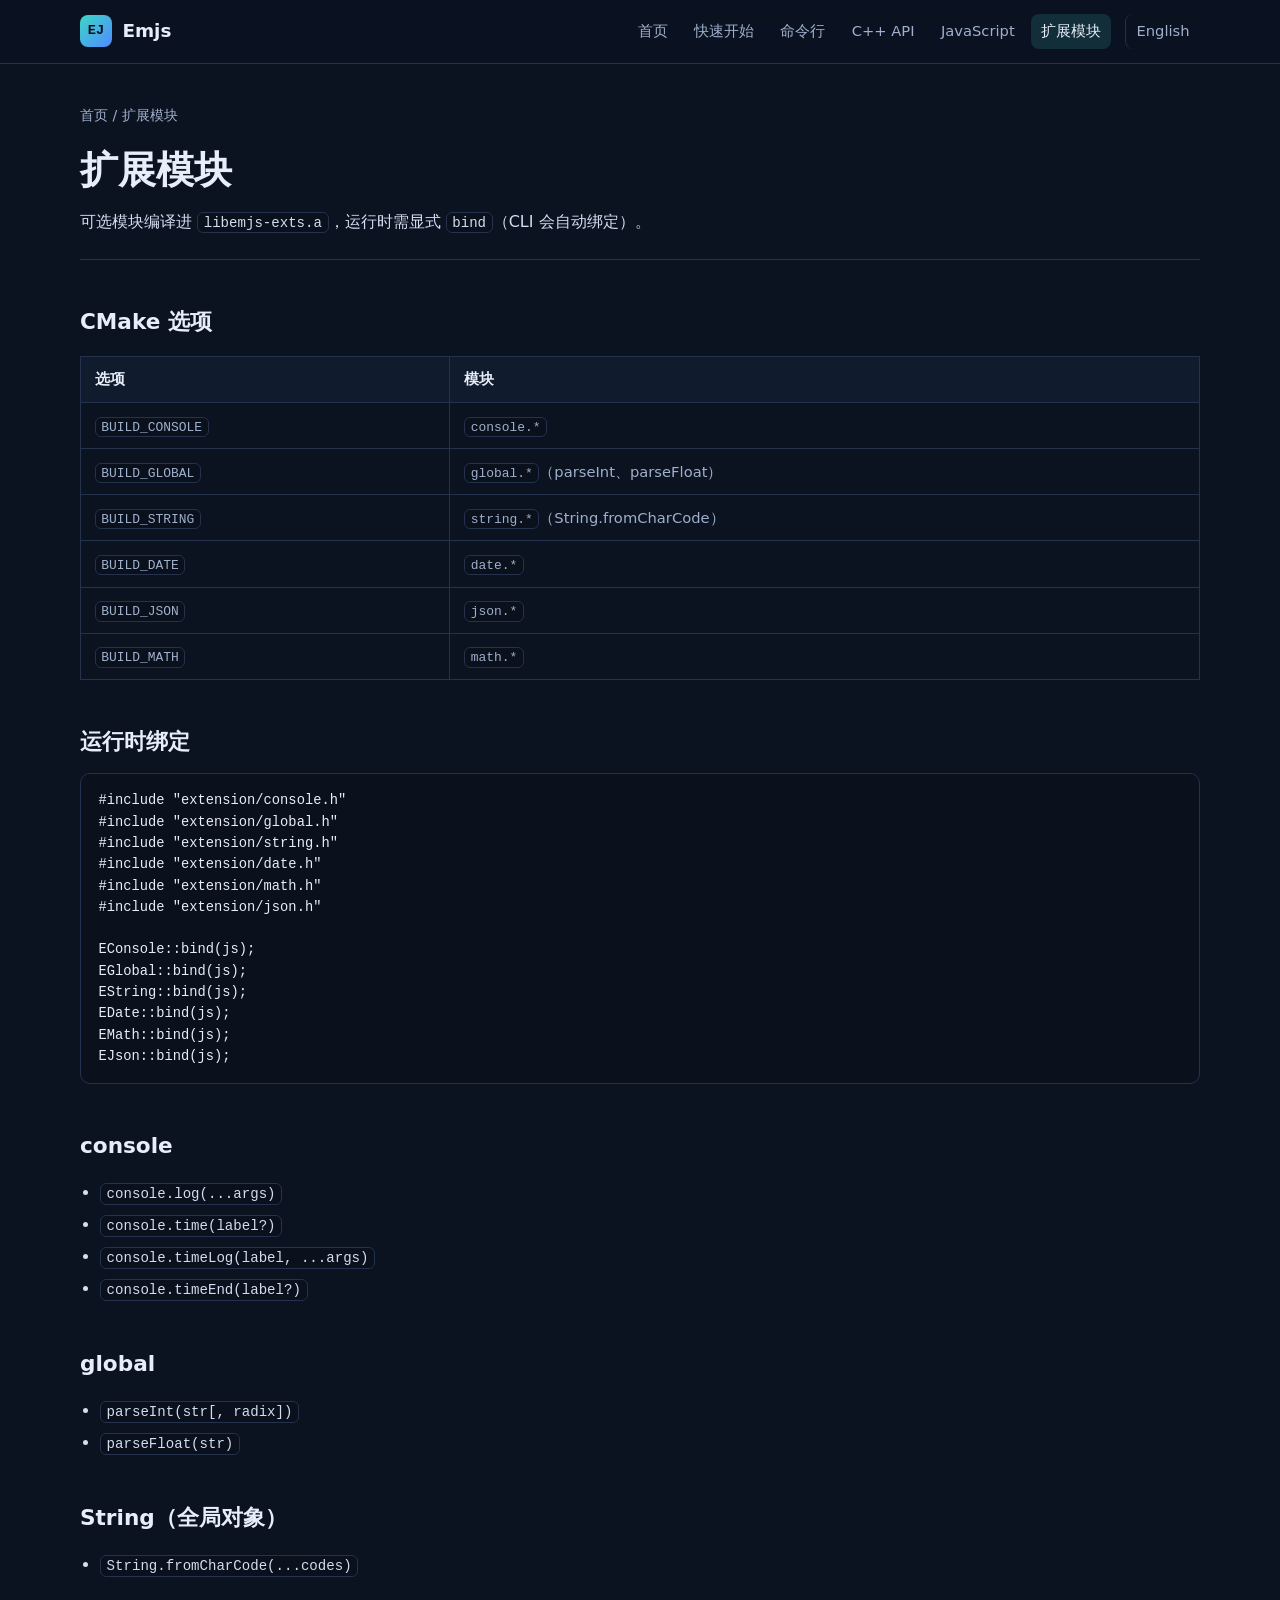
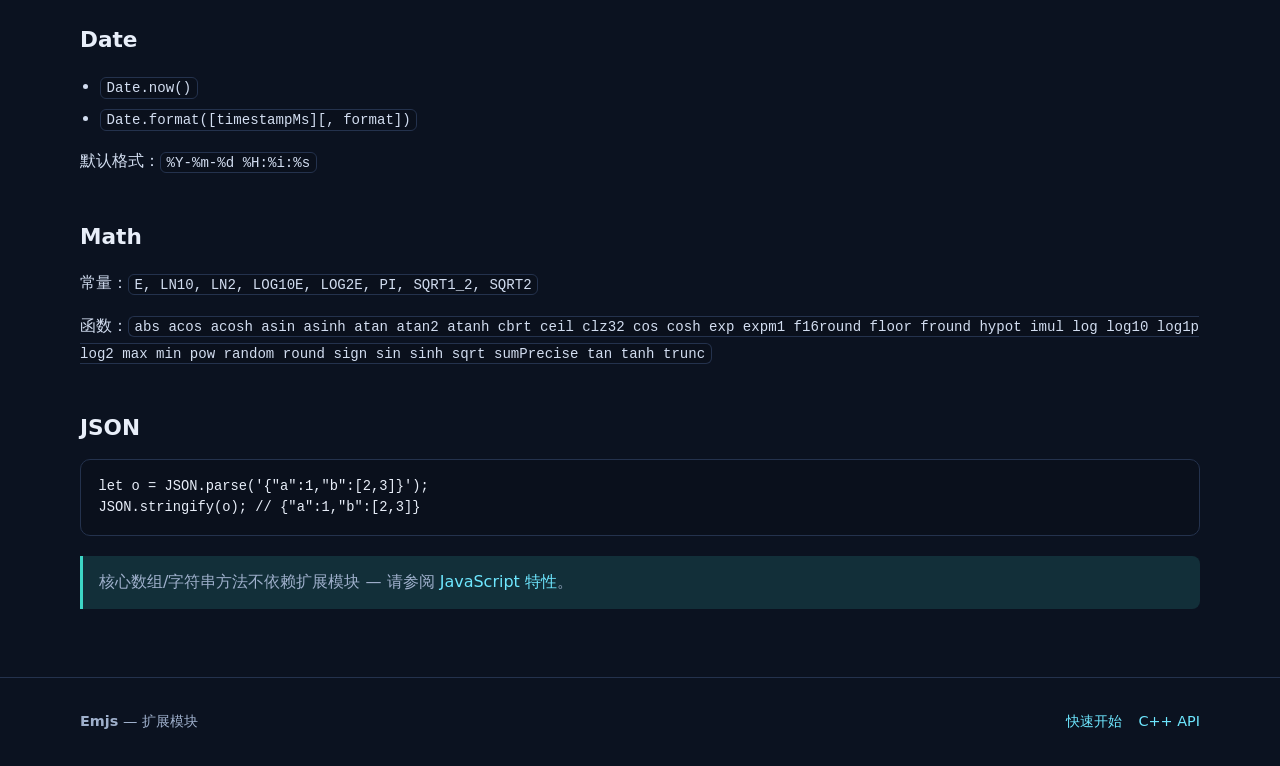
<file: docs/extensions.zh-CN.html>
<!DOCTYPE html>
<html lang="zh-CN">
<head>
  <meta charset="UTF-8">
  <meta name="viewport" content="width=device-width, initial-scale=1.0">
  <title>Emjs 扩展模块 — console、Math、JSON、Date</title>
  <meta name="description" content="Emjs 可选扩展模块：console、parseInt/parseFloat、String.fromCharCode、Date、Math、JSON。CMake 编译选项与运行时 bind API。">
  <link rel="canonical" href="https://steezer.github.io/emjs/doc/extensions.zh-CN.html">
  <link rel="alternate" hreflang="en" href="https://steezer.github.io/emjs/doc/extensions.html">
  <link rel="alternate" hreflang="zh-CN" href="https://steezer.github.io/emjs/doc/extensions.zh-CN.html">
  <link rel="stylesheet" href="assets/style.css">
</head>
<body>
  <header class="site-header">
    <div class="container header-inner">
      <a class="brand" href="index.zh-CN.html"><span class="brand-mark">EJ</span><span>Emjs</span></a>
      <button class="nav-toggle" type="button" aria-label="打开导航">菜单</button>
      <nav class="site-nav">
        <a href="index.zh-CN.html">首页</a>
        <a href="getting-started.zh-CN.html">快速开始</a>
        <a href="cli.zh-CN.html">命令行</a>
        <a href="cpp-api.zh-CN.html">C++ API</a>
        <a href="javascript.zh-CN.html">JavaScript</a>
        <a class="active" href="extensions.zh-CN.html">扩展模块</a>
        <a class="lang-switch" href="extensions.html">English</a>
      </nav>
    </div>
  </header>

  <main class="container content">
    <header class="page-header">
      <nav class="breadcrumb"><a href="index.zh-CN.html">首页</a> / 扩展模块</nav>
      <h1>扩展模块</h1>
      <p>可选模块编译进 <code>libemjs-exts.a</code>，运行时需显式 <code>bind</code>（CLI 会自动绑定）。</p>
    </header>

    <h2>CMake 选项</h2>
    <div class="table-wrap">
      <table>
        <thead><tr><th>选项</th><th>模块</th></tr></thead>
        <tbody>
          <tr><td><code>BUILD_CONSOLE</code></td><td><code>console.*</code></td></tr>
          <tr><td><code>BUILD_GLOBAL</code></td><td><code>global.*</code>（parseInt、parseFloat）</td></tr>
          <tr><td><code>BUILD_STRING</code></td><td><code>string.*</code>（String.fromCharCode）</td></tr>
          <tr><td><code>BUILD_DATE</code></td><td><code>date.*</code></td></tr>
          <tr><td><code>BUILD_JSON</code></td><td><code>json.*</code></td></tr>
          <tr><td><code>BUILD_MATH</code></td><td><code>math.*</code></td></tr>
        </tbody>
      </table>
    </div>

    <h2>运行时绑定</h2>
    <pre><code>#include "extension/console.h"
#include "extension/global.h"
#include "extension/string.h"
#include "extension/date.h"
#include "extension/math.h"
#include "extension/json.h"

EConsole::bind(js);
EGlobal::bind(js);
EString::bind(js);
EDate::bind(js);
EMath::bind(js);
EJson::bind(js);</code></pre>

    <h2>console</h2>
    <ul>
      <li><code>console.log(...args)</code></li>
      <li><code>console.time(label?)</code></li>
      <li><code>console.timeLog(label, ...args)</code></li>
      <li><code>console.timeEnd(label?)</code></li>
    </ul>

    <h2>global</h2>
    <ul>
      <li><code>parseInt(str[, radix])</code></li>
      <li><code>parseFloat(str)</code></li>
    </ul>

    <h2>String（全局对象）</h2>
    <ul><li><code>String.fromCharCode(...codes)</code></li></ul>

    <h2>Date</h2>
    <ul>
      <li><code>Date.now()</code></li>
      <li><code>Date.format([timestampMs][, format])</code></li>
    </ul>
    <p>默认格式：<code>%Y-%m-%d %H:%i:%s</code></p>

    <h2>Math</h2>
    <p>常量：<code>E, LN10, LN2, LOG10E, LOG2E, PI, SQRT1_2, SQRT2</code></p>
    <p>函数：<code>abs acos acosh asin asinh atan atan2 atanh cbrt ceil clz32 cos cosh exp expm1 f16round floor fround hypot imul log log10 log1p log2 max min pow random round sign sin sinh sqrt sumPrecise tan tanh trunc</code></p>

    <h2>JSON</h2>
    <pre><code>let o = JSON.parse('{"a":1,"b":[2,3]}');
JSON.stringify(o); // {"a":1,"b":[2,3]}</code></pre>

    <div class="note">核心数组/字符串方法不依赖扩展模块 — 请参阅 <a href="javascript.zh-CN.html">JavaScript 特性</a>。</div>
  </main>

  <footer class="site-footer">
    <div class="container footer-grid">
      <div><strong>Emjs</strong> — 扩展模块</div>
      <div class="footer-links"><a href="getting-started.zh-CN.html">快速开始</a><a href="cpp-api.zh-CN.html">C++ API</a></div>
    </div>
  </footer>
  <script src="assets/site.js"></script>
</body>
</html>
</file>
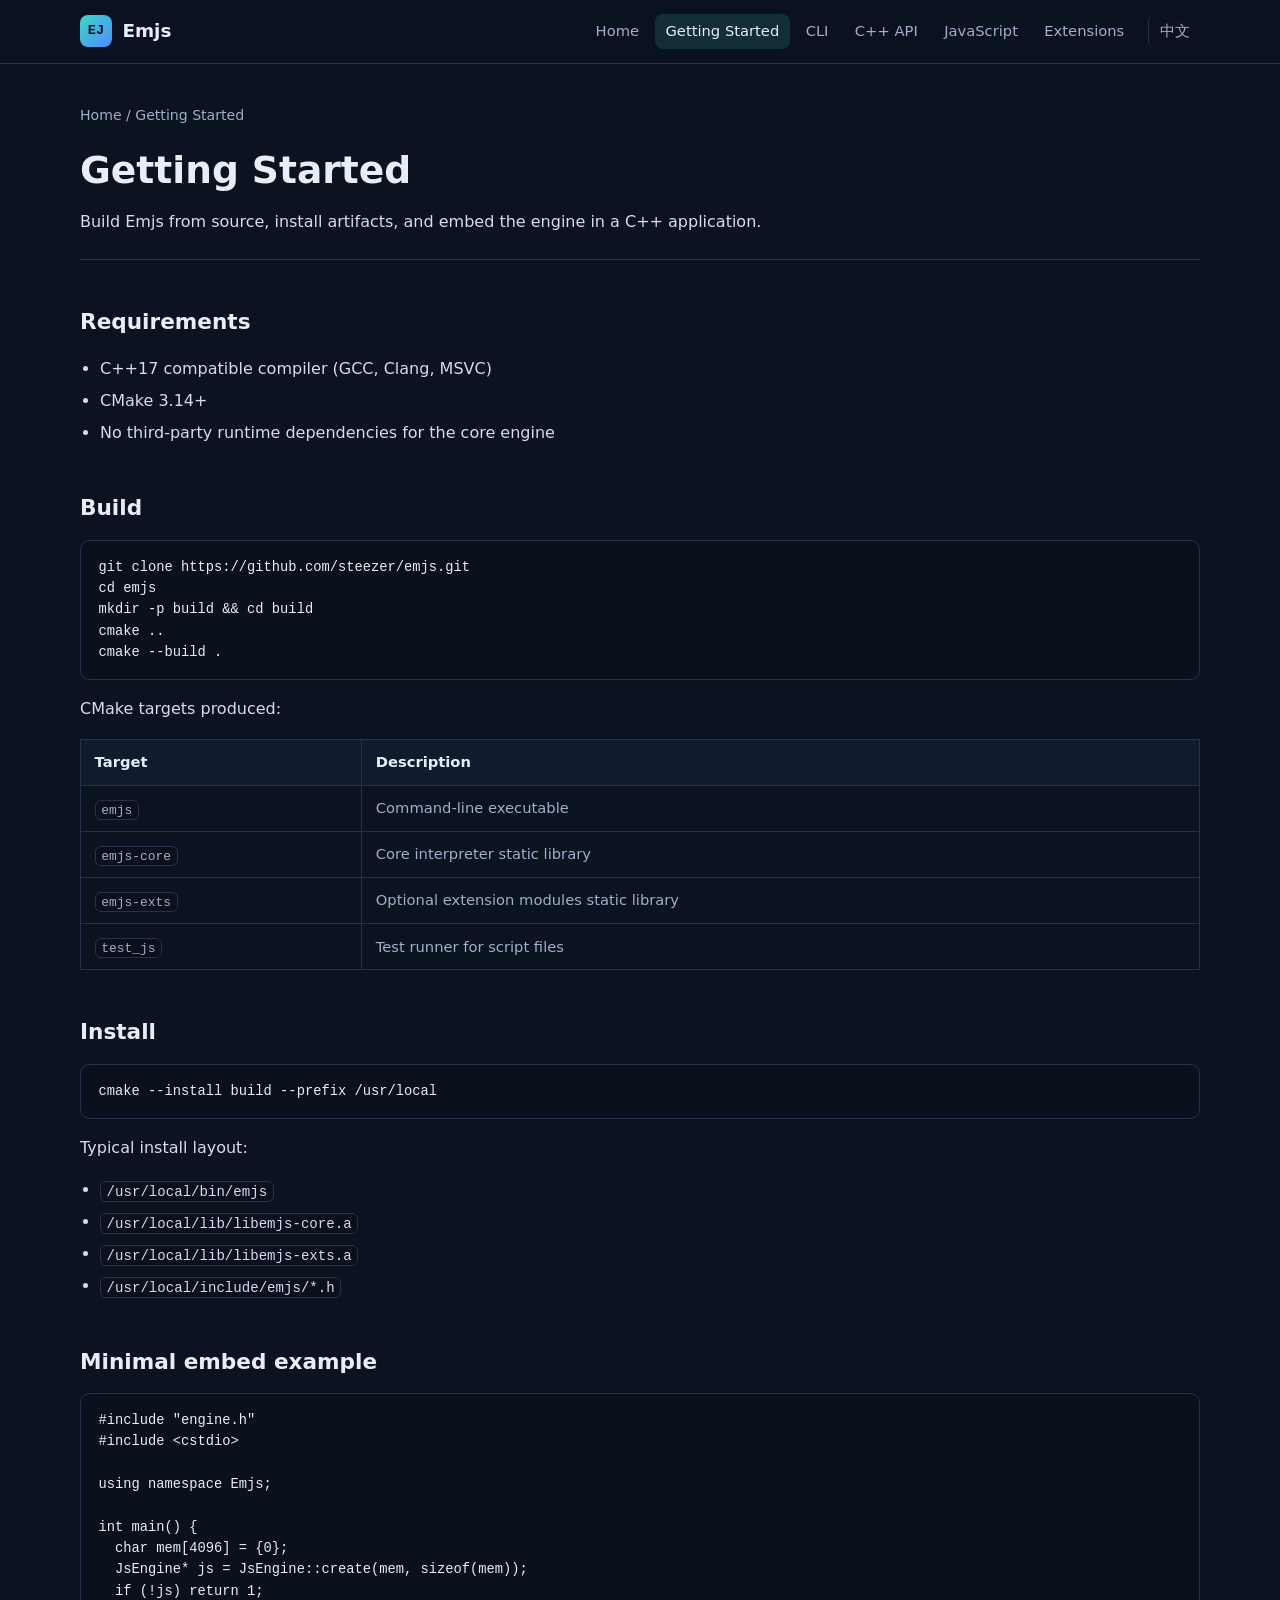
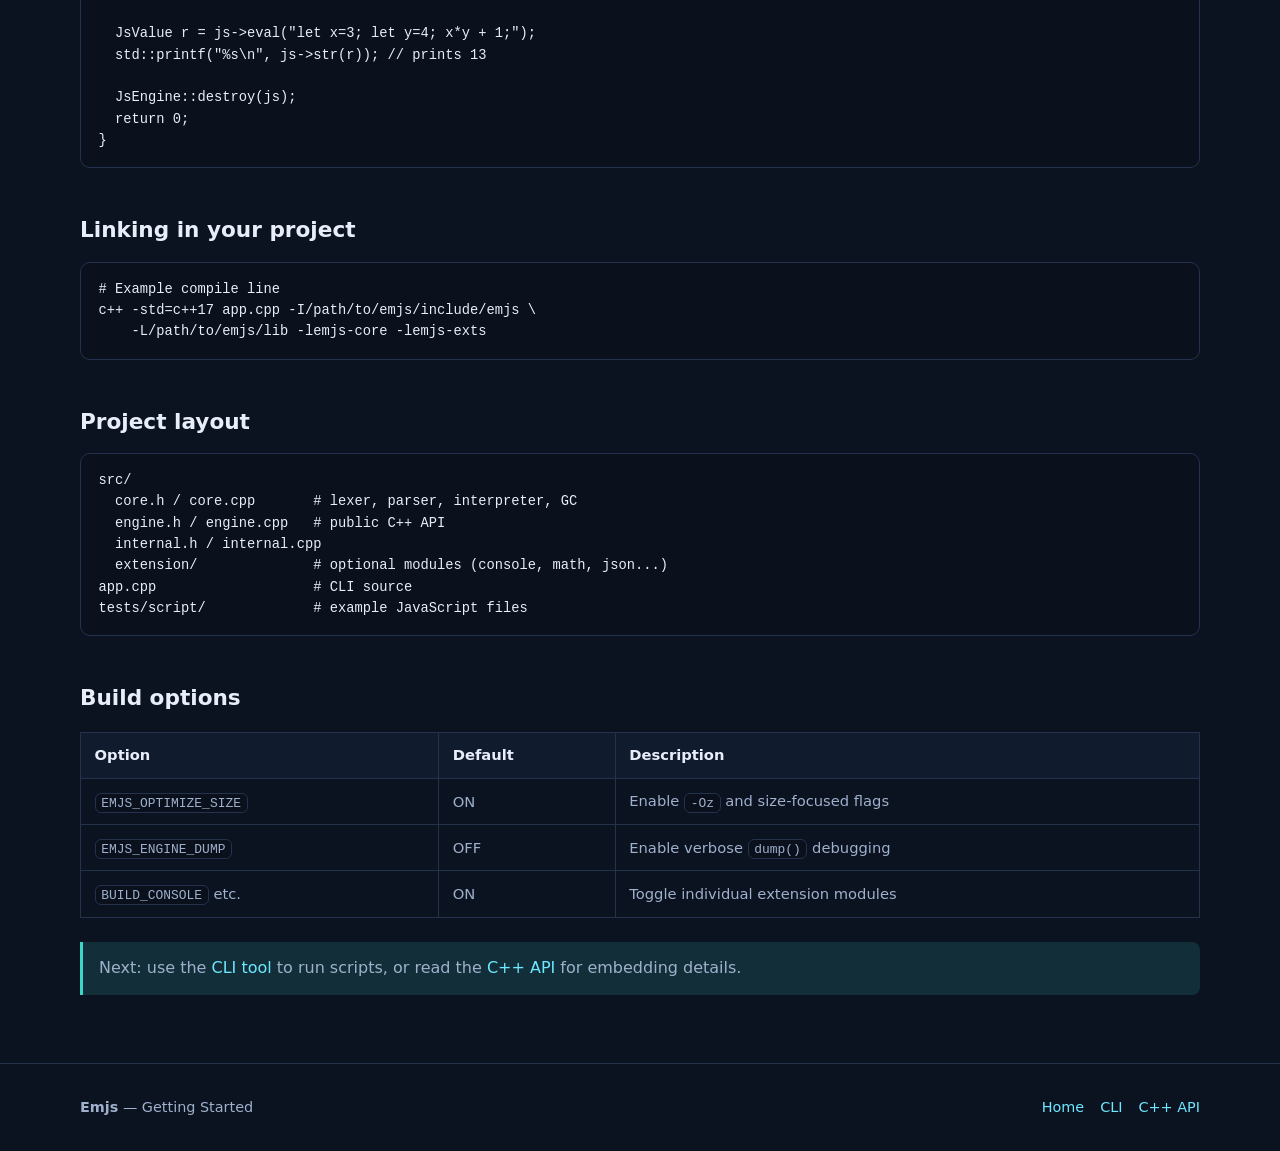
<file: docs/getting-started.html>
<!DOCTYPE html>
<html lang="en">
<head>
  <meta charset="UTF-8">
  <meta name="viewport" content="width=device-width, initial-scale=1.0">
  <title>Getting Started with Emjs — Build, Install &amp; Embed</title>
  <meta name="description" content="Build Emjs with CMake, link emjs-core and emjs-exts static libraries, install headers and CLI, and run your first embedded JavaScript example.">
  <link rel="canonical" href="https://steezer.github.io/emjs/doc/getting-started.html">
  <link rel="alternate" hreflang="en" href="https://steezer.github.io/emjs/doc/getting-started.html">
  <link rel="alternate" hreflang="zh-CN" href="https://steezer.github.io/emjs/doc/getting-started.zh-CN.html">
  <link rel="stylesheet" href="assets/style.css">
</head>
<body>
  <header class="site-header">
    <div class="container header-inner">
      <a class="brand" href="index.html"><span class="brand-mark">EJ</span><span>Emjs</span></a>
      <button class="nav-toggle" type="button" aria-label="Toggle navigation">Menu</button>
      <nav class="site-nav">
        <a href="index.html">Home</a>
        <a class="active" href="getting-started.html">Getting Started</a>
        <a href="cli.html">CLI</a>
        <a href="cpp-api.html">C++ API</a>
        <a href="javascript.html">JavaScript</a>
        <a href="extensions.html">Extensions</a>
        <a class="lang-switch" href="getting-started.zh-CN.html">中文</a>
      </nav>
    </div>
  </header>

  <main class="container content">
    <header class="page-header">
      <nav class="breadcrumb"><a href="index.html">Home</a> / Getting Started</nav>
      <h1>Getting Started</h1>
      <p>Build Emjs from source, install artifacts, and embed the engine in a C++ application.</p>
    </header>

    <h2>Requirements</h2>
    <ul>
      <li>C++17 compatible compiler (GCC, Clang, MSVC)</li>
      <li>CMake 3.14+</li>
      <li>No third-party runtime dependencies for the core engine</li>
    </ul>

    <h2>Build</h2>
    <pre><code>git clone https://github.com/steezer/emjs.git
cd emjs
mkdir -p build &amp;&amp; cd build
cmake ..
cmake --build .</code></pre>

    <p>CMake targets produced:</p>
    <div class="table-wrap">
      <table>
        <thead><tr><th>Target</th><th>Description</th></tr></thead>
        <tbody>
          <tr><td><code>emjs</code></td><td>Command-line executable</td></tr>
          <tr><td><code>emjs-core</code></td><td>Core interpreter static library</td></tr>
          <tr><td><code>emjs-exts</code></td><td>Optional extension modules static library</td></tr>
          <tr><td><code>test_js</code></td><td>Test runner for script files</td></tr>
        </tbody>
      </table>
    </div>

    <h2>Install</h2>
    <pre><code>cmake --install build --prefix /usr/local</code></pre>
    <p>Typical install layout:</p>
    <ul>
      <li><code>/usr/local/bin/emjs</code></li>
      <li><code>/usr/local/lib/libemjs-core.a</code></li>
      <li><code>/usr/local/lib/libemjs-exts.a</code></li>
      <li><code>/usr/local/include/emjs/*.h</code></li>
    </ul>

    <h2>Minimal embed example</h2>
    <pre><code>#include "engine.h"
#include &lt;cstdio&gt;

using namespace Emjs;

int main() {
  char mem[4096] = {0};
  JsEngine* js = JsEngine::create(mem, sizeof(mem));
  if (!js) return 1;

  JsValue r = js->eval("let x=3; let y=4; x*y + 1;");
  std::printf("%s\n", js->str(r)); // prints 13

  JsEngine::destroy(js);
  return 0;
}</code></pre>

    <h2>Linking in your project</h2>
    <pre><code># Example compile line
c++ -std=c++17 app.cpp -I/path/to/emjs/include/emjs \
    -L/path/to/emjs/lib -lemjs-core -lemjs-exts</code></pre>

    <h2>Project layout</h2>
    <pre><code>src/
  core.h / core.cpp       # lexer, parser, interpreter, GC
  engine.h / engine.cpp   # public C++ API
  internal.h / internal.cpp
  extension/              # optional modules (console, math, json...)
app.cpp                   # CLI source
tests/script/             # example JavaScript files</code></pre>

    <h2>Build options</h2>
    <div class="table-wrap">
      <table>
        <thead><tr><th>Option</th><th>Default</th><th>Description</th></tr></thead>
        <tbody>
          <tr><td><code>EMJS_OPTIMIZE_SIZE</code></td><td>ON</td><td>Enable <code>-Oz</code> and size-focused flags</td></tr>
          <tr><td><code>EMJS_ENGINE_DUMP</code></td><td>OFF</td><td>Enable verbose <code>dump()</code> debugging</td></tr>
          <tr><td><code>BUILD_CONSOLE</code> etc.</td><td>ON</td><td>Toggle individual extension modules</td></tr>
        </tbody>
      </table>
    </div>

    <div class="note">Next: use the <a href="cli.html">CLI tool</a> to run scripts, or read the <a href="cpp-api.html">C++ API</a> for embedding details.</div>
  </main>

  <footer class="site-footer">
    <div class="container footer-grid">
      <div><strong>Emjs</strong> — Getting Started</div>
      <div class="footer-links">
        <a href="index.html">Home</a>
        <a href="cli.html">CLI</a>
        <a href="cpp-api.html">C++ API</a>
      </div>
    </div>
  </footer>
  <script src="assets/site.js"></script>
</body>
</html>
</file>
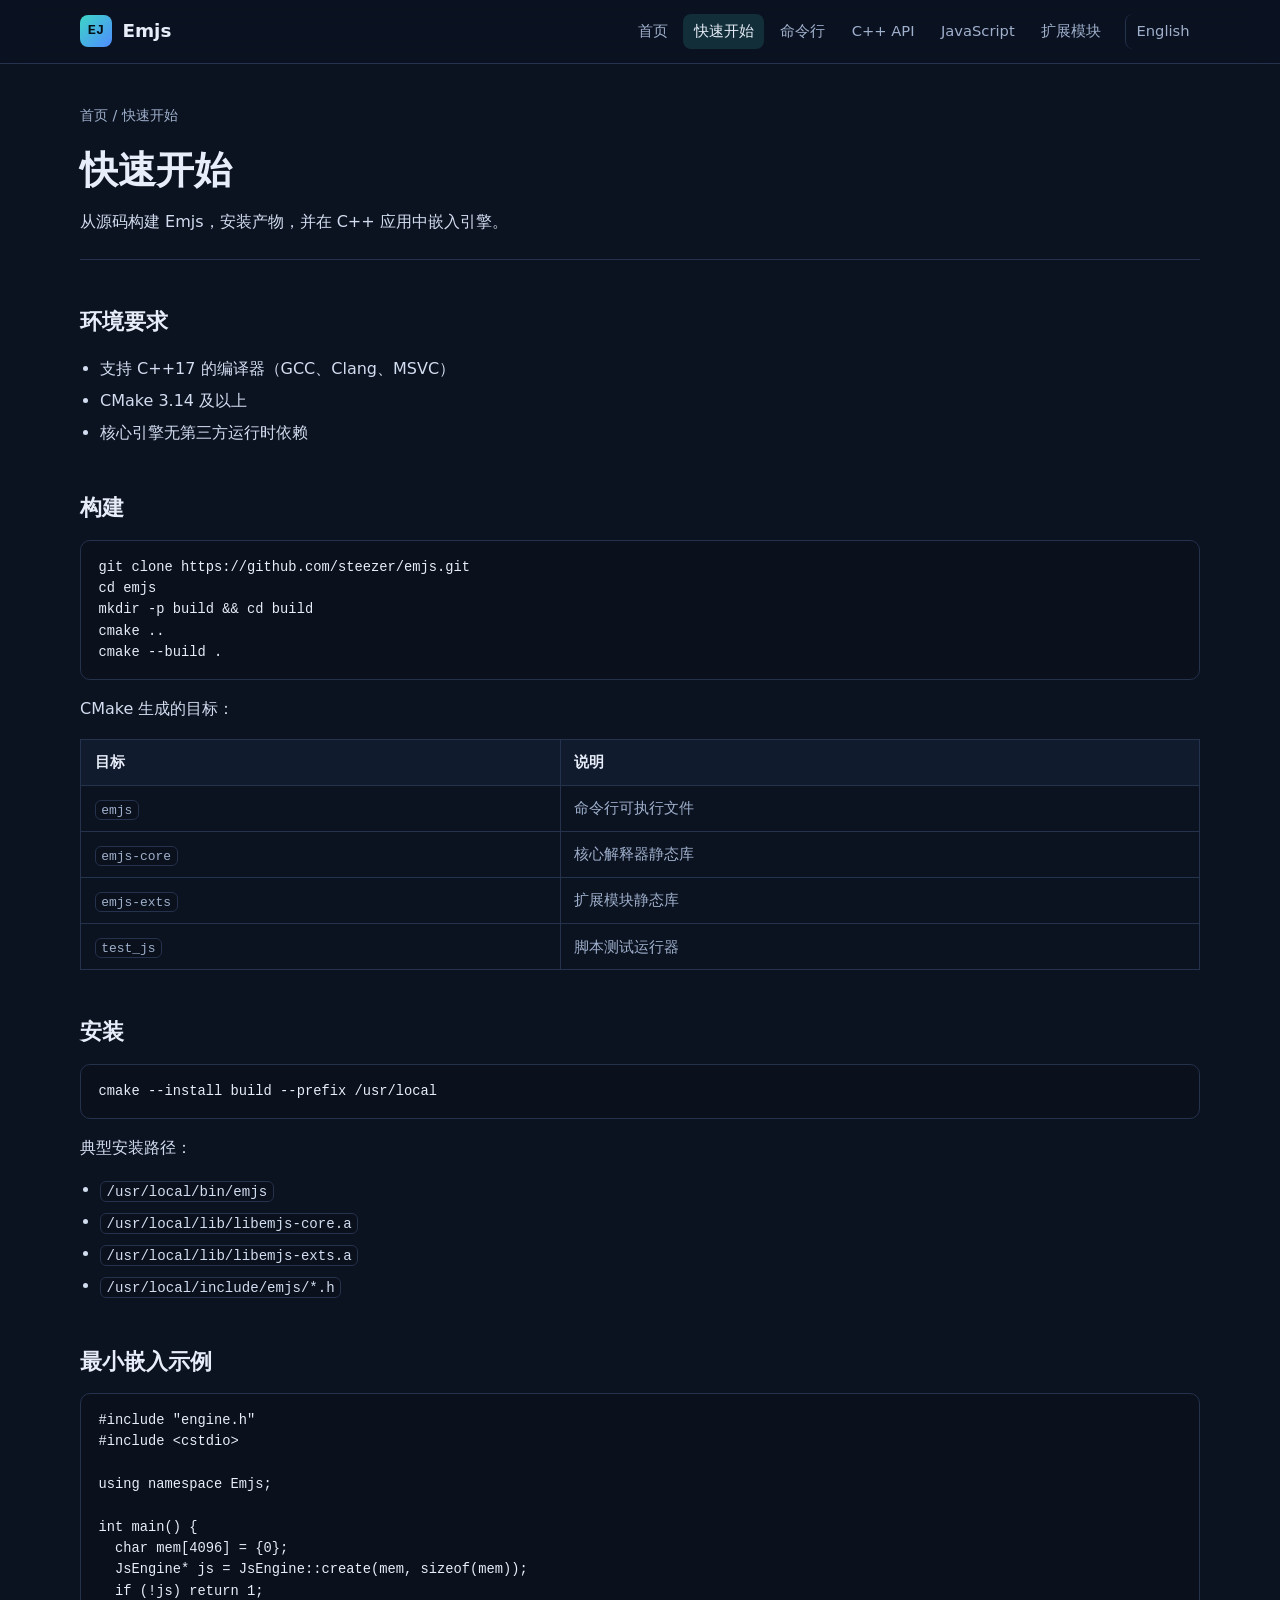
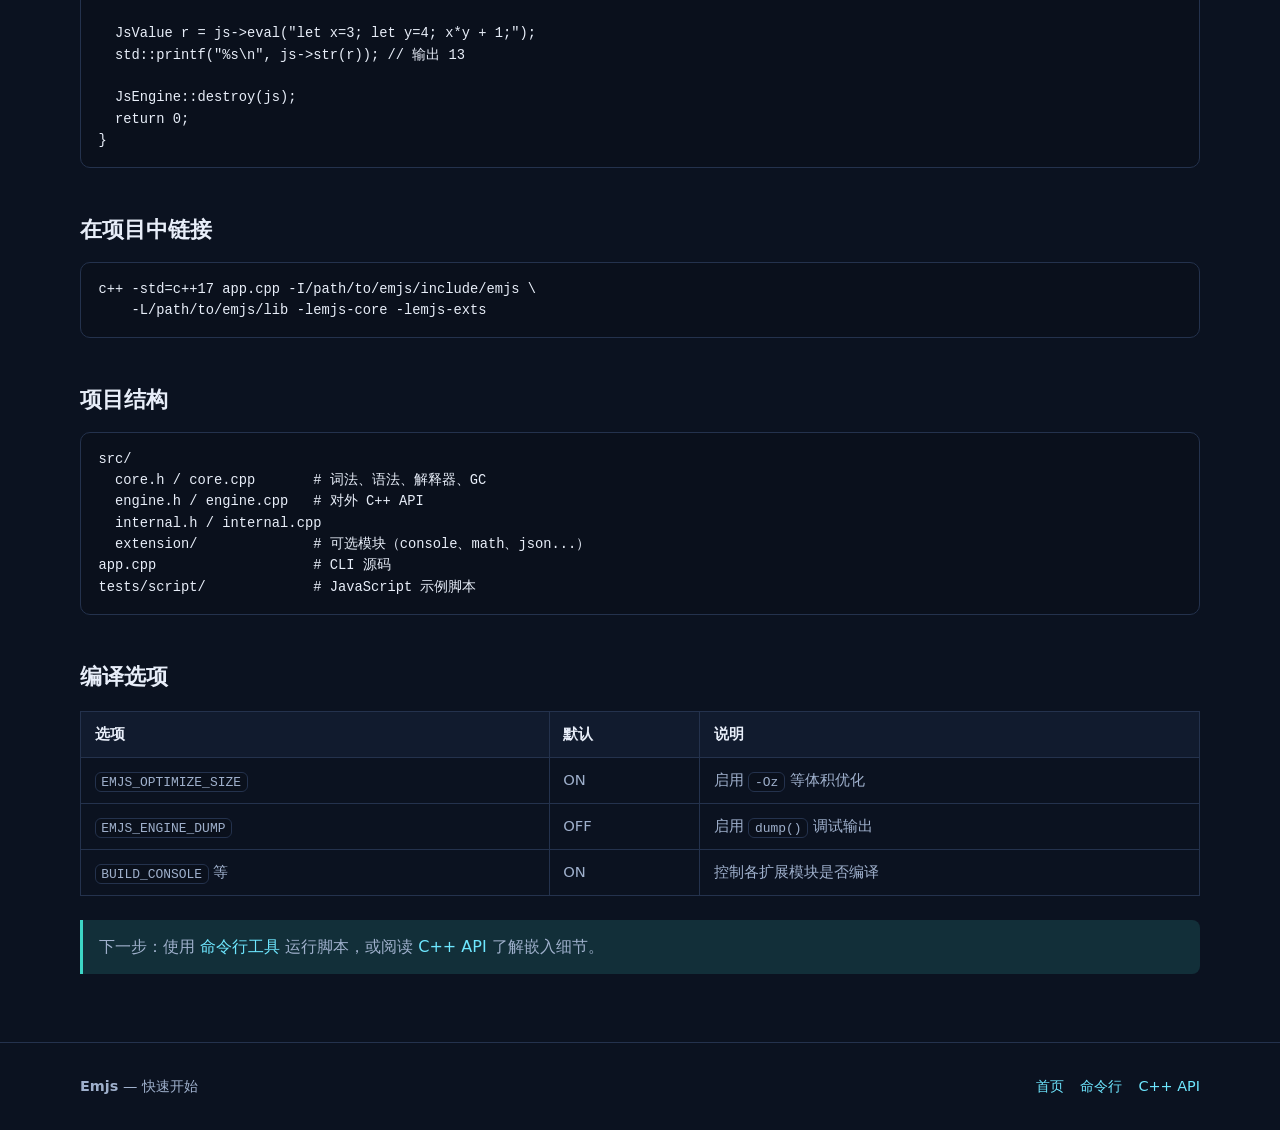
<file: docs/getting-started.zh-CN.html>
<!DOCTYPE html>
<html lang="zh-CN">
<head>
  <meta charset="UTF-8">
  <meta name="viewport" content="width=device-width, initial-scale=1.0">
  <title>Emjs 快速开始 — 构建、安装与嵌入</title>
  <meta name="description" content="使用 CMake 构建 Emjs，链接 emjs-core 与 emjs-exts 静态库，安装头文件与命令行工具，运行第一个嵌入式 JavaScript 示例。">
  <link rel="canonical" href="https://steezer.github.io/emjs/doc/getting-started.zh-CN.html">
  <link rel="alternate" hreflang="en" href="https://steezer.github.io/emjs/doc/getting-started.html">
  <link rel="alternate" hreflang="zh-CN" href="https://steezer.github.io/emjs/doc/getting-started.zh-CN.html">
  <link rel="stylesheet" href="assets/style.css">
</head>
<body>
  <header class="site-header">
    <div class="container header-inner">
      <a class="brand" href="index.zh-CN.html"><span class="brand-mark">EJ</span><span>Emjs</span></a>
      <button class="nav-toggle" type="button" aria-label="打开导航">菜单</button>
      <nav class="site-nav">
        <a href="index.zh-CN.html">首页</a>
        <a class="active" href="getting-started.zh-CN.html">快速开始</a>
        <a href="cli.zh-CN.html">命令行</a>
        <a href="cpp-api.zh-CN.html">C++ API</a>
        <a href="javascript.zh-CN.html">JavaScript</a>
        <a href="extensions.zh-CN.html">扩展模块</a>
        <a class="lang-switch" href="getting-started.html">English</a>
      </nav>
    </div>
  </header>

  <main class="container content">
    <header class="page-header">
      <nav class="breadcrumb"><a href="index.zh-CN.html">首页</a> / 快速开始</nav>
      <h1>快速开始</h1>
      <p>从源码构建 Emjs，安装产物，并在 C++ 应用中嵌入引擎。</p>
    </header>

    <h2>环境要求</h2>
    <ul>
      <li>支持 C++17 的编译器（GCC、Clang、MSVC）</li>
      <li>CMake 3.14 及以上</li>
      <li>核心引擎无第三方运行时依赖</li>
    </ul>

    <h2>构建</h2>
    <pre><code>git clone https://github.com/steezer/emjs.git
cd emjs
mkdir -p build &amp;&amp; cd build
cmake ..
cmake --build .</code></pre>

    <p>CMake 生成的目标：</p>
    <div class="table-wrap">
      <table>
        <thead><tr><th>目标</th><th>说明</th></tr></thead>
        <tbody>
          <tr><td><code>emjs</code></td><td>命令行可执行文件</td></tr>
          <tr><td><code>emjs-core</code></td><td>核心解释器静态库</td></tr>
          <tr><td><code>emjs-exts</code></td><td>扩展模块静态库</td></tr>
          <tr><td><code>test_js</code></td><td>脚本测试运行器</td></tr>
        </tbody>
      </table>
    </div>

    <h2>安装</h2>
    <pre><code>cmake --install build --prefix /usr/local</code></pre>
    <p>典型安装路径：</p>
    <ul>
      <li><code>/usr/local/bin/emjs</code></li>
      <li><code>/usr/local/lib/libemjs-core.a</code></li>
      <li><code>/usr/local/lib/libemjs-exts.a</code></li>
      <li><code>/usr/local/include/emjs/*.h</code></li>
    </ul>

    <h2>最小嵌入示例</h2>
    <pre><code>#include "engine.h"
#include &lt;cstdio&gt;

using namespace Emjs;

int main() {
  char mem[4096] = {0};
  JsEngine* js = JsEngine::create(mem, sizeof(mem));
  if (!js) return 1;

  JsValue r = js->eval("let x=3; let y=4; x*y + 1;");
  std::printf("%s\n", js->str(r)); // 输出 13

  JsEngine::destroy(js);
  return 0;
}</code></pre>

    <h2>在项目中链接</h2>
    <pre><code>c++ -std=c++17 app.cpp -I/path/to/emjs/include/emjs \
    -L/path/to/emjs/lib -lemjs-core -lemjs-exts</code></pre>

    <h2>项目结构</h2>
    <pre><code>src/
  core.h / core.cpp       # 词法、语法、解释器、GC
  engine.h / engine.cpp   # 对外 C++ API
  internal.h / internal.cpp
  extension/              # 可选模块（console、math、json...）
app.cpp                   # CLI 源码
tests/script/             # JavaScript 示例脚本</code></pre>

    <h2>编译选项</h2>
    <div class="table-wrap">
      <table>
        <thead><tr><th>选项</th><th>默认</th><th>说明</th></tr></thead>
        <tbody>
          <tr><td><code>EMJS_OPTIMIZE_SIZE</code></td><td>ON</td><td>启用 <code>-Oz</code> 等体积优化</td></tr>
          <tr><td><code>EMJS_ENGINE_DUMP</code></td><td>OFF</td><td>启用 <code>dump()</code> 调试输出</td></tr>
          <tr><td><code>BUILD_CONSOLE</code> 等</td><td>ON</td><td>控制各扩展模块是否编译</td></tr>
        </tbody>
      </table>
    </div>

    <div class="note">下一步：使用 <a href="cli.zh-CN.html">命令行工具</a> 运行脚本，或阅读 <a href="cpp-api.zh-CN.html">C++ API</a> 了解嵌入细节。</div>
  </main>

  <footer class="site-footer">
    <div class="container footer-grid">
      <div><strong>Emjs</strong> — 快速开始</div>
      <div class="footer-links">
        <a href="index.zh-CN.html">首页</a>
        <a href="cli.zh-CN.html">命令行</a>
        <a href="cpp-api.zh-CN.html">C++ API</a>
      </div>
    </div>
  </footer>
  <script src="assets/site.js"></script>
</body>
</html>
</file>
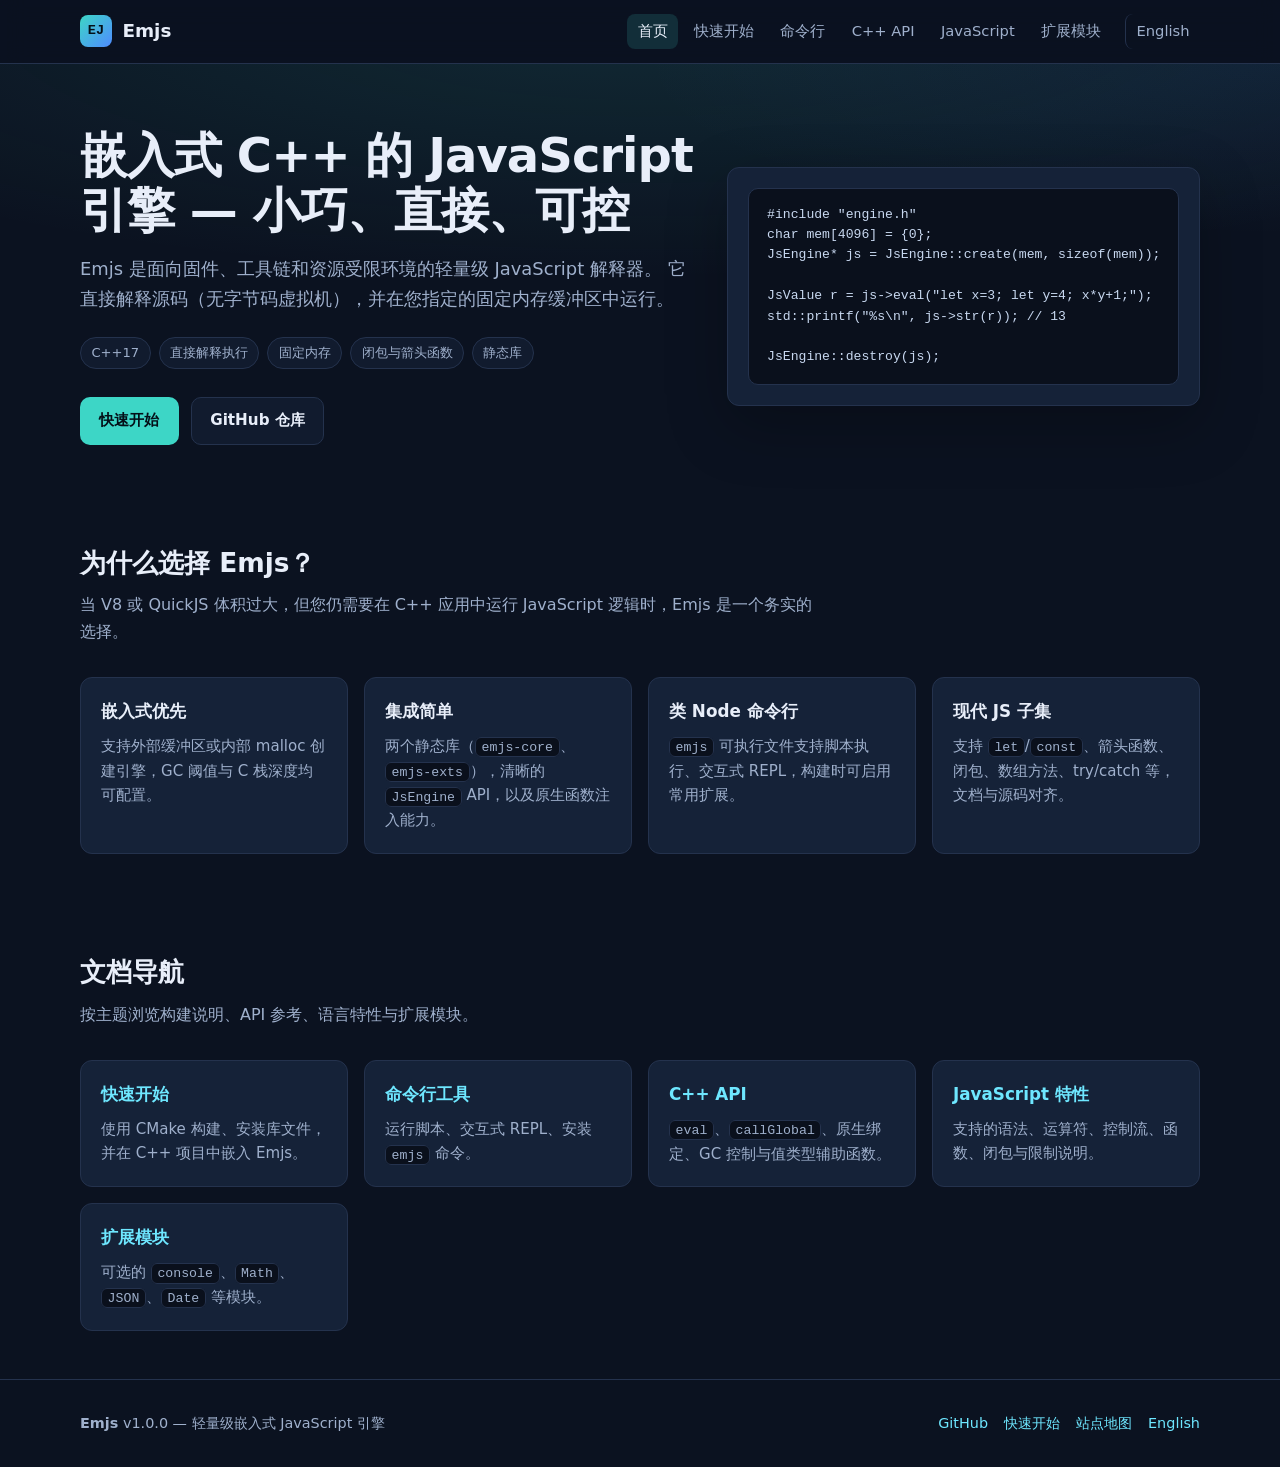
<file: docs/index.zh-CN.html>
<!DOCTYPE html>
<html lang="zh-CN">
<head>
  <meta charset="UTF-8">
  <meta name="viewport" content="width=device-width, initial-scale=1.0">
  <title>Emjs — 轻量级嵌入式 JavaScript 引擎（C++17）</title>
  <meta name="description" content="Emjs 是面向嵌入式场景的轻量级 JavaScript 解释器。直接解释执行、固定内存缓冲区、C++17 API、命令行工具、闭包与箭头函数、可选扩展模块。">
  <meta name="keywords" content="Emjs, 嵌入式 JavaScript, JavaScript 引擎, C++ 解释器, MCU 脚本, 轻量 JS, emjs 命令行">
  <link rel="canonical" href="https://steezer.github.io/emjs/doc/index.zh-CN.html">
  <link rel="alternate" hreflang="en" href="https://steezer.github.io/emjs/doc/index.html">
  <link rel="alternate" hreflang="zh-CN" href="https://steezer.github.io/emjs/doc/index.zh-CN.html">
  <meta property="og:type" content="website">
  <meta property="og:title" content="Emjs — 轻量级嵌入式 JavaScript 引擎">
  <meta property="og:description" content="适用于固件、工具链与嵌入式 C++ 应用的微型 JavaScript 解释器。">
  <meta property="og:url" content="https://steezer.github.io/emjs/doc/index.zh-CN.html">
  <link rel="stylesheet" href="assets/style.css">
  <script type="application/ld+json">
  {
    "@context": "https://schema.org",
    "@type": "SoftwareApplication",
    "name": "Emjs",
    "applicationCategory": "DeveloperApplication",
    "operatingSystem": "Cross-platform",
    "programmingLanguage": "C++",
    "softwareVersion": "1.0.0",
    "description": "面向嵌入式场景的轻量级 JavaScript 解释器，直接解释执行，固定内存模型。",
    "url": "https://steezer.github.io/emjs/doc/index.zh-CN.html",
    "codeRepository": "https://github.com/steezer/emjs",
    "inLanguage": "zh-CN"
  }
  </script>
</head>
<body>
  <header class="site-header">
    <div class="container header-inner">
      <a class="brand" href="index.zh-CN.html">
        <span class="brand-mark">EJ</span>
        <span>Emjs</span>
      </a>
      <button class="nav-toggle" type="button" aria-label="打开导航">菜单</button>
      <nav class="site-nav" aria-label="主导航">
        <a class="active" href="index.zh-CN.html">首页</a>
        <a href="getting-started.zh-CN.html">快速开始</a>
        <a href="cli.zh-CN.html">命令行</a>
        <a href="cpp-api.zh-CN.html">C++ API</a>
        <a href="javascript.zh-CN.html">JavaScript</a>
        <a href="extensions.zh-CN.html">扩展模块</a>
        <a class="lang-switch" href="index.html">English</a>
      </nav>
    </div>
  </header>

  <main>
    <section class="hero">
      <div class="container hero-grid">
        <div>
          <h1>嵌入式 C++ 的 JavaScript 引擎 — 小巧、直接、可控</h1>
          <p class="lead">
            Emjs 是面向固件、工具链和资源受限环境的轻量级 JavaScript 解释器。
            它直接解释源码（无字节码虚拟机），并在您指定的固定内存缓冲区中运行。
          </p>
          <div class="hero-badges">
            <span class="badge">C++17</span>
            <span class="badge">直接解释执行</span>
            <span class="badge">固定内存</span>
            <span class="badge">闭包与箭头函数</span>
            <span class="badge">静态库</span>
          </div>
          <div class="cta-row">
            <a class="btn btn-primary" href="getting-started.zh-CN.html">快速开始</a>
            <a class="btn btn-secondary" href="https://github.com/steezer/emjs" rel="noopener">GitHub 仓库</a>
          </div>
        </div>
        <aside class="hero-card" aria-label="示例代码">
          <pre><code>#include "engine.h"
char mem[4096] = {0};
JsEngine* js = JsEngine::create(mem, sizeof(mem));

JsValue r = js->eval("let x=3; let y=4; x*y+1;");
std::printf("%s\n", js->str(r)); // 13

JsEngine::destroy(js);</code></pre>
        </aside>
      </div>
    </section>

    <section class="section">
      <div class="container">
        <h2 class="section-title">为什么选择 Emjs？</h2>
        <p class="section-desc">
          当 V8 或 QuickJS 体积过大，但您仍需要在 C++ 应用中运行 JavaScript 逻辑时，Emjs 是一个务实的选择。
        </p>
        <div class="card-grid">
          <article class="card">
            <h3>嵌入式优先</h3>
            <p>支持外部缓冲区或内部 malloc 创建引擎，GC 阈值与 C 栈深度均可配置。</p>
          </article>
          <article class="card">
            <h3>集成简单</h3>
            <p>两个静态库（<code>emjs-core</code>、<code>emjs-exts</code>），清晰的 <code>JsEngine</code> API，以及原生函数注入能力。</p>
          </article>
          <article class="card">
            <h3>类 Node 命令行</h3>
            <p><code>emjs</code> 可执行文件支持脚本执行、交互式 REPL，构建时可启用常用扩展。</p>
          </article>
          <article class="card">
            <h3>现代 JS 子集</h3>
            <p>支持 <code>let</code>/<code>const</code>、箭头函数、闭包、数组方法、try/catch 等，文档与源码对齐。</p>
          </article>
        </div>
      </div>
    </section>

    <section class="section">
      <div class="container">
        <h2 class="section-title">文档导航</h2>
        <p class="section-desc">按主题浏览构建说明、API 参考、语言特性与扩展模块。</p>
        <div class="card-grid">
          <a class="card" href="getting-started.zh-CN.html">
            <h3>快速开始</h3>
            <p>使用 CMake 构建、安装库文件，并在 C++ 项目中嵌入 Emjs。</p>
          </a>
          <a class="card" href="cli.zh-CN.html">
            <h3>命令行工具</h3>
            <p>运行脚本、交互式 REPL、安装 <code>emjs</code> 命令。</p>
          </a>
          <a class="card" href="cpp-api.zh-CN.html">
            <h3>C++ API</h3>
            <p><code>eval</code>、<code>callGlobal</code>、原生绑定、GC 控制与值类型辅助函数。</p>
          </a>
          <a class="card" href="javascript.zh-CN.html">
            <h3>JavaScript 特性</h3>
            <p>支持的语法、运算符、控制流、函数、闭包与限制说明。</p>
          </a>
          <a class="card" href="extensions.zh-CN.html">
            <h3>扩展模块</h3>
            <p>可选的 <code>console</code>、<code>Math</code>、<code>JSON</code>、<code>Date</code> 等模块。</p>
          </a>
        </div>
      </div>
    </section>
  </main>

  <footer class="site-footer">
    <div class="container footer-grid">
      <div>
        <strong>Emjs</strong> v1.0.0 — 轻量级嵌入式 JavaScript 引擎
      </div>
      <div class="footer-links">
        <a href="https://github.com/steezer/emjs">GitHub</a>
        <a href="getting-started.zh-CN.html">快速开始</a>
        <a href="sitemap.xml">站点地图</a>
        <a href="index.html">English</a>
      </div>
    </div>
  </footer>
  <script src="assets/site.js"></script>
</body>
</html>
</file>
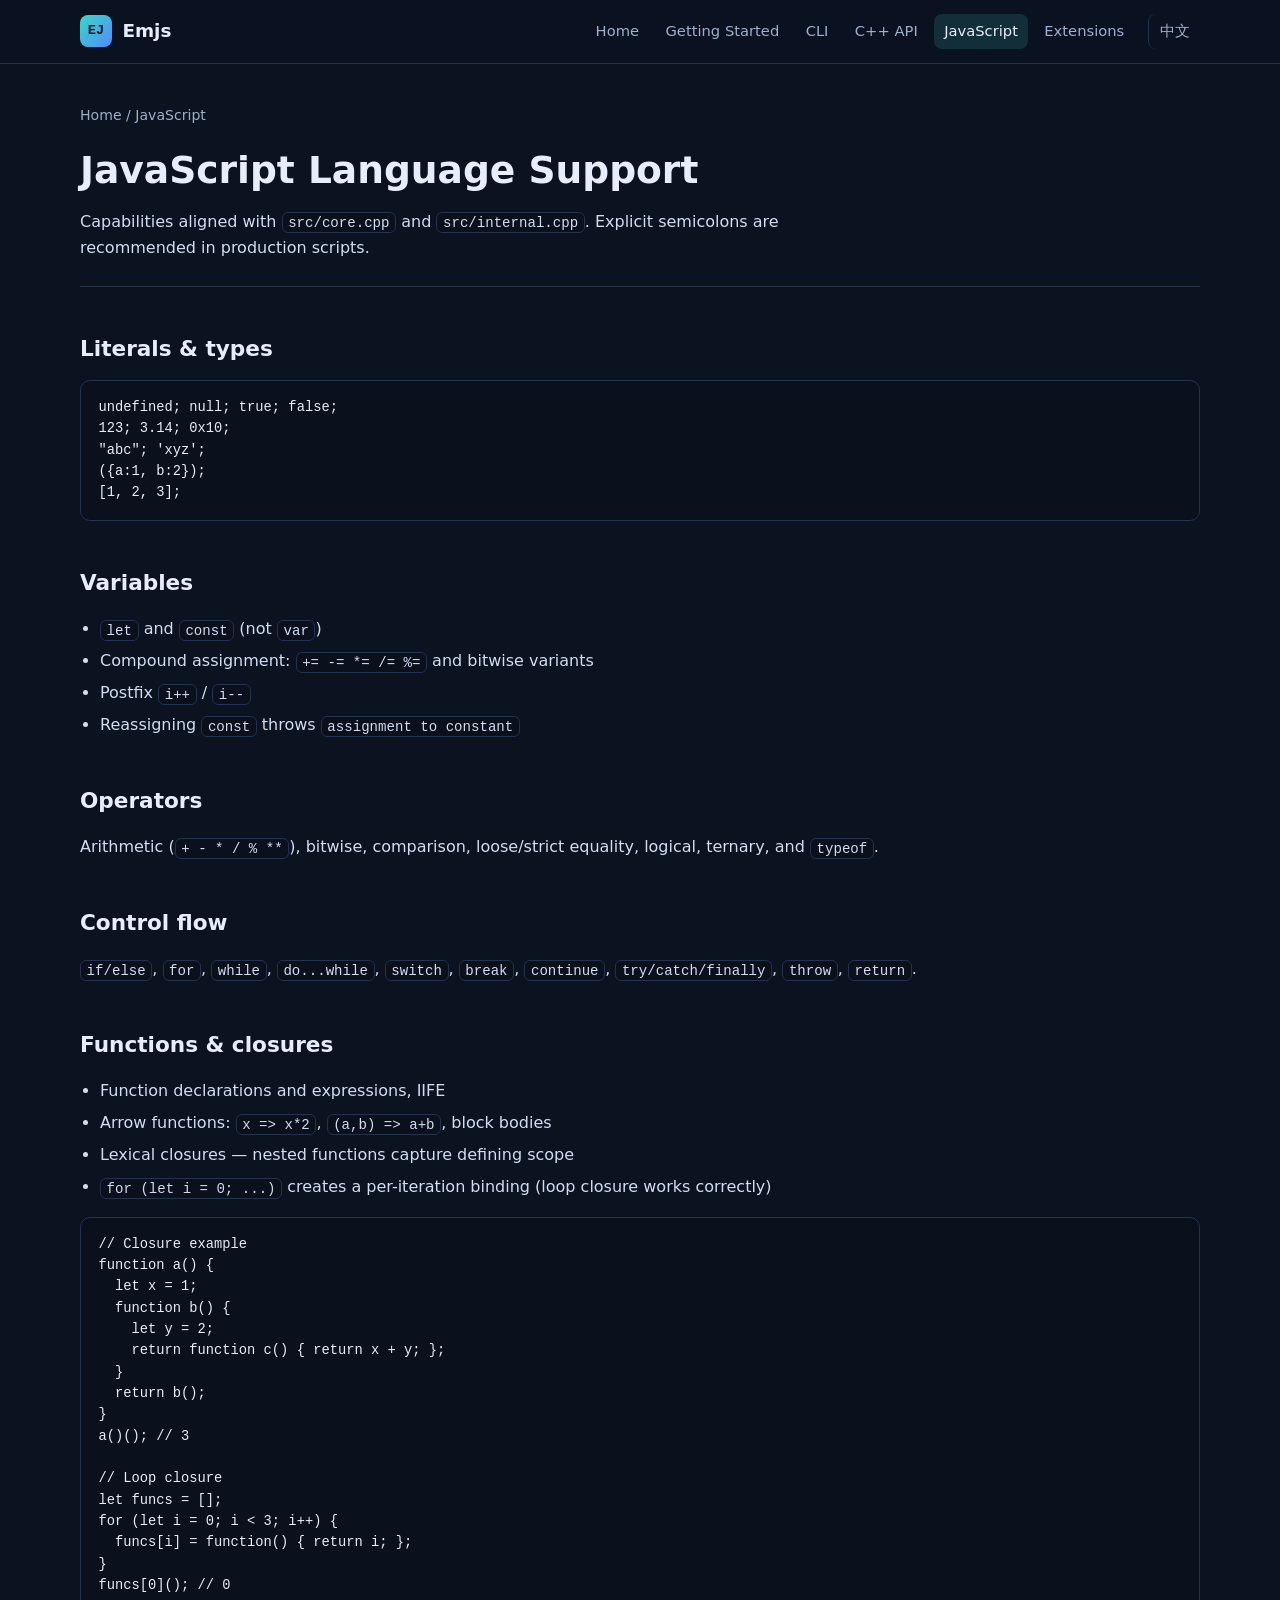
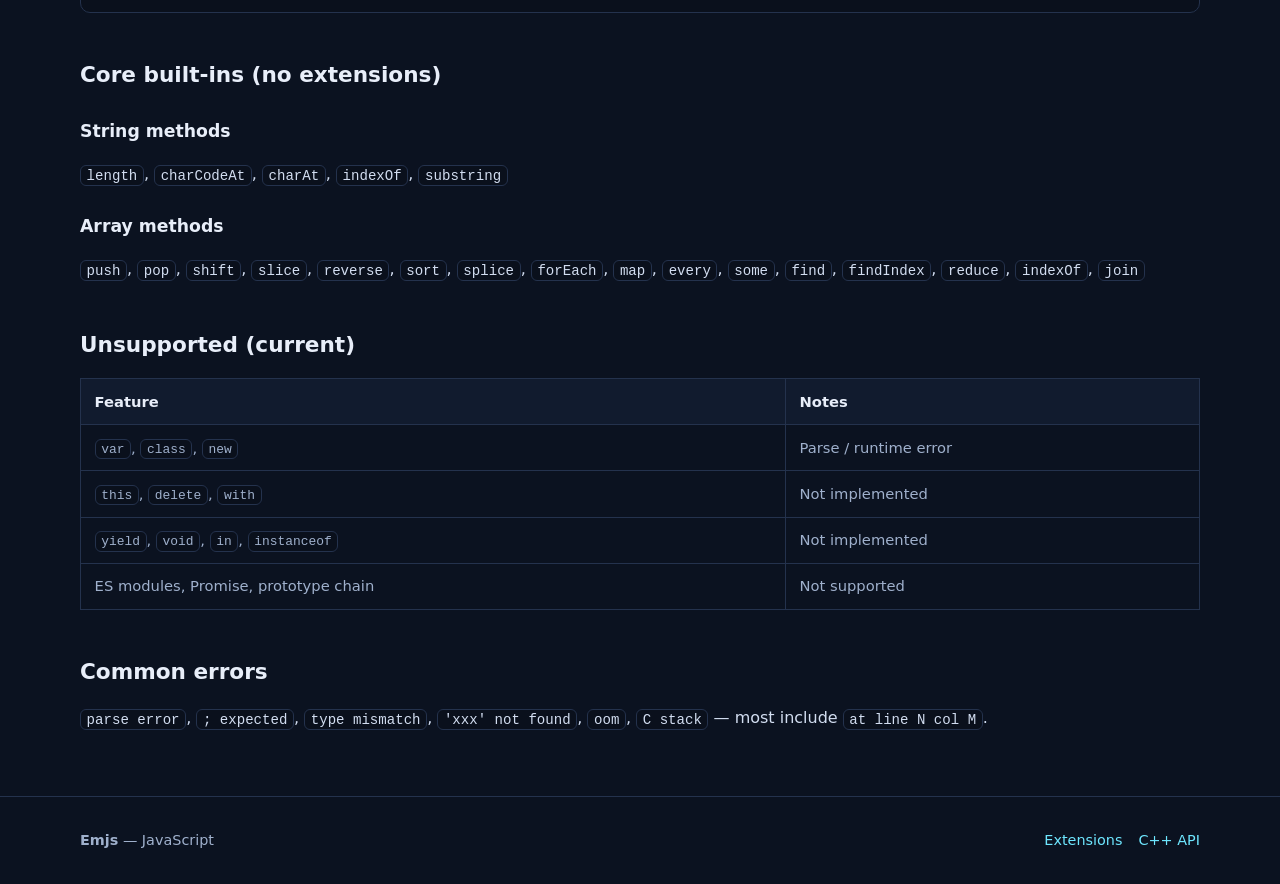
<file: docs/javascript.html>
<!DOCTYPE html>
<html lang="en">
<head>
  <meta charset="UTF-8">
  <meta name="viewport" content="width=device-width, initial-scale=1.0">
  <title>Emjs JavaScript Features — Syntax, Closures &amp; Limits</title>
  <meta name="description" content="JavaScript language support in Emjs: let/const, operators, control flow, functions, arrow functions, closures, array methods, and known unsupported features.">
  <link rel="canonical" href="https://steezer.github.io/emjs/doc/javascript.html">
  <link rel="alternate" hreflang="en" href="https://steezer.github.io/emjs/doc/javascript.html">
  <link rel="alternate" hreflang="zh-CN" href="https://steezer.github.io/emjs/doc/javascript.zh-CN.html">
  <link rel="stylesheet" href="assets/style.css">
</head>
<body>
  <header class="site-header">
    <div class="container header-inner">
      <a class="brand" href="index.html"><span class="brand-mark">EJ</span><span>Emjs</span></a>
      <button class="nav-toggle" type="button" aria-label="Toggle navigation">Menu</button>
      <nav class="site-nav">
        <a href="index.html">Home</a>
        <a href="getting-started.html">Getting Started</a>
        <a href="cli.html">CLI</a>
        <a href="cpp-api.html">C++ API</a>
        <a class="active" href="javascript.html">JavaScript</a>
        <a href="extensions.html">Extensions</a>
        <a class="lang-switch" href="javascript.zh-CN.html">中文</a>
      </nav>
    </div>
  </header>

  <main class="container content">
    <header class="page-header">
      <nav class="breadcrumb"><a href="index.html">Home</a> / JavaScript</nav>
      <h1>JavaScript Language Support</h1>
      <p>Capabilities aligned with <code>src/core.cpp</code> and <code>src/internal.cpp</code>. Explicit semicolons are recommended in production scripts.</p>
    </header>

    <h2>Literals &amp; types</h2>
    <pre><code>undefined; null; true; false;
123; 3.14; 0x10;
"abc"; 'xyz';
({a:1, b:2});
[1, 2, 3];</code></pre>

    <h2>Variables</h2>
    <ul>
      <li><code>let</code> and <code>const</code> (not <code>var</code>)</li>
      <li>Compound assignment: <code>+= -= *= /= %=</code> and bitwise variants</li>
      <li>Postfix <code>i++</code> / <code>i--</code></li>
      <li>Reassigning <code>const</code> throws <code>assignment to constant</code></li>
    </ul>

    <h2>Operators</h2>
    <p>Arithmetic (<code>+ - * / % **</code>), bitwise, comparison, loose/strict equality, logical, ternary, and <code>typeof</code>.</p>

    <h2>Control flow</h2>
    <p><code>if/else</code>, <code>for</code>, <code>while</code>, <code>do...while</code>, <code>switch</code>, <code>break</code>, <code>continue</code>, <code>try/catch/finally</code>, <code>throw</code>, <code>return</code>.</p>

    <h2>Functions &amp; closures</h2>
    <ul>
      <li>Function declarations and expressions, IIFE</li>
      <li>Arrow functions: <code>x =&gt; x*2</code>, <code>(a,b) =&gt; a+b</code>, block bodies</li>
      <li>Lexical closures — nested functions capture defining scope</li>
      <li><code>for (let i = 0; ...)</code> creates a per-iteration binding (loop closure works correctly)</li>
    </ul>
    <pre><code>// Closure example
function a() {
  let x = 1;
  function b() {
    let y = 2;
    return function c() { return x + y; };
  }
  return b();
}
a()(); // 3

// Loop closure
let funcs = [];
for (let i = 0; i &lt; 3; i++) {
  funcs[i] = function() { return i; };
}
funcs[0](); // 0</code></pre>

    <h2>Core built-ins (no extensions)</h2>
    <h3>String methods</h3>
    <p><code>length</code>, <code>charCodeAt</code>, <code>charAt</code>, <code>indexOf</code>, <code>substring</code></p>
    <h3>Array methods</h3>
    <p><code>push</code>, <code>pop</code>, <code>shift</code>, <code>slice</code>, <code>reverse</code>, <code>sort</code>, <code>splice</code>, <code>forEach</code>, <code>map</code>, <code>every</code>, <code>some</code>, <code>find</code>, <code>findIndex</code>, <code>reduce</code>, <code>indexOf</code>, <code>join</code></p>

    <h2>Unsupported (current)</h2>
    <div class="table-wrap">
      <table>
        <thead><tr><th>Feature</th><th>Notes</th></tr></thead>
        <tbody>
          <tr><td><code>var</code>, <code>class</code>, <code>new</code></td><td>Parse / runtime error</td></tr>
          <tr><td><code>this</code>, <code>delete</code>, <code>with</code></td><td>Not implemented</td></tr>
          <tr><td><code>yield</code>, <code>void</code>, <code>in</code>, <code>instanceof</code></td><td>Not implemented</td></tr>
          <tr><td>ES modules, Promise, prototype chain</td><td>Not supported</td></tr>
        </tbody>
      </table>
    </div>

    <h2>Common errors</h2>
    <p><code>parse error</code>, <code>; expected</code>, <code>type mismatch</code>, <code>'xxx' not found</code>, <code>oom</code>, <code>C stack</code> — most include <code>at line N col M</code>.</p>
  </main>

  <footer class="site-footer">
    <div class="container footer-grid">
      <div><strong>Emjs</strong> — JavaScript</div>
      <div class="footer-links"><a href="extensions.html">Extensions</a><a href="cpp-api.html">C++ API</a></div>
    </div>
  </footer>
  <script src="assets/site.js"></script>
</body>
</html>
</file>
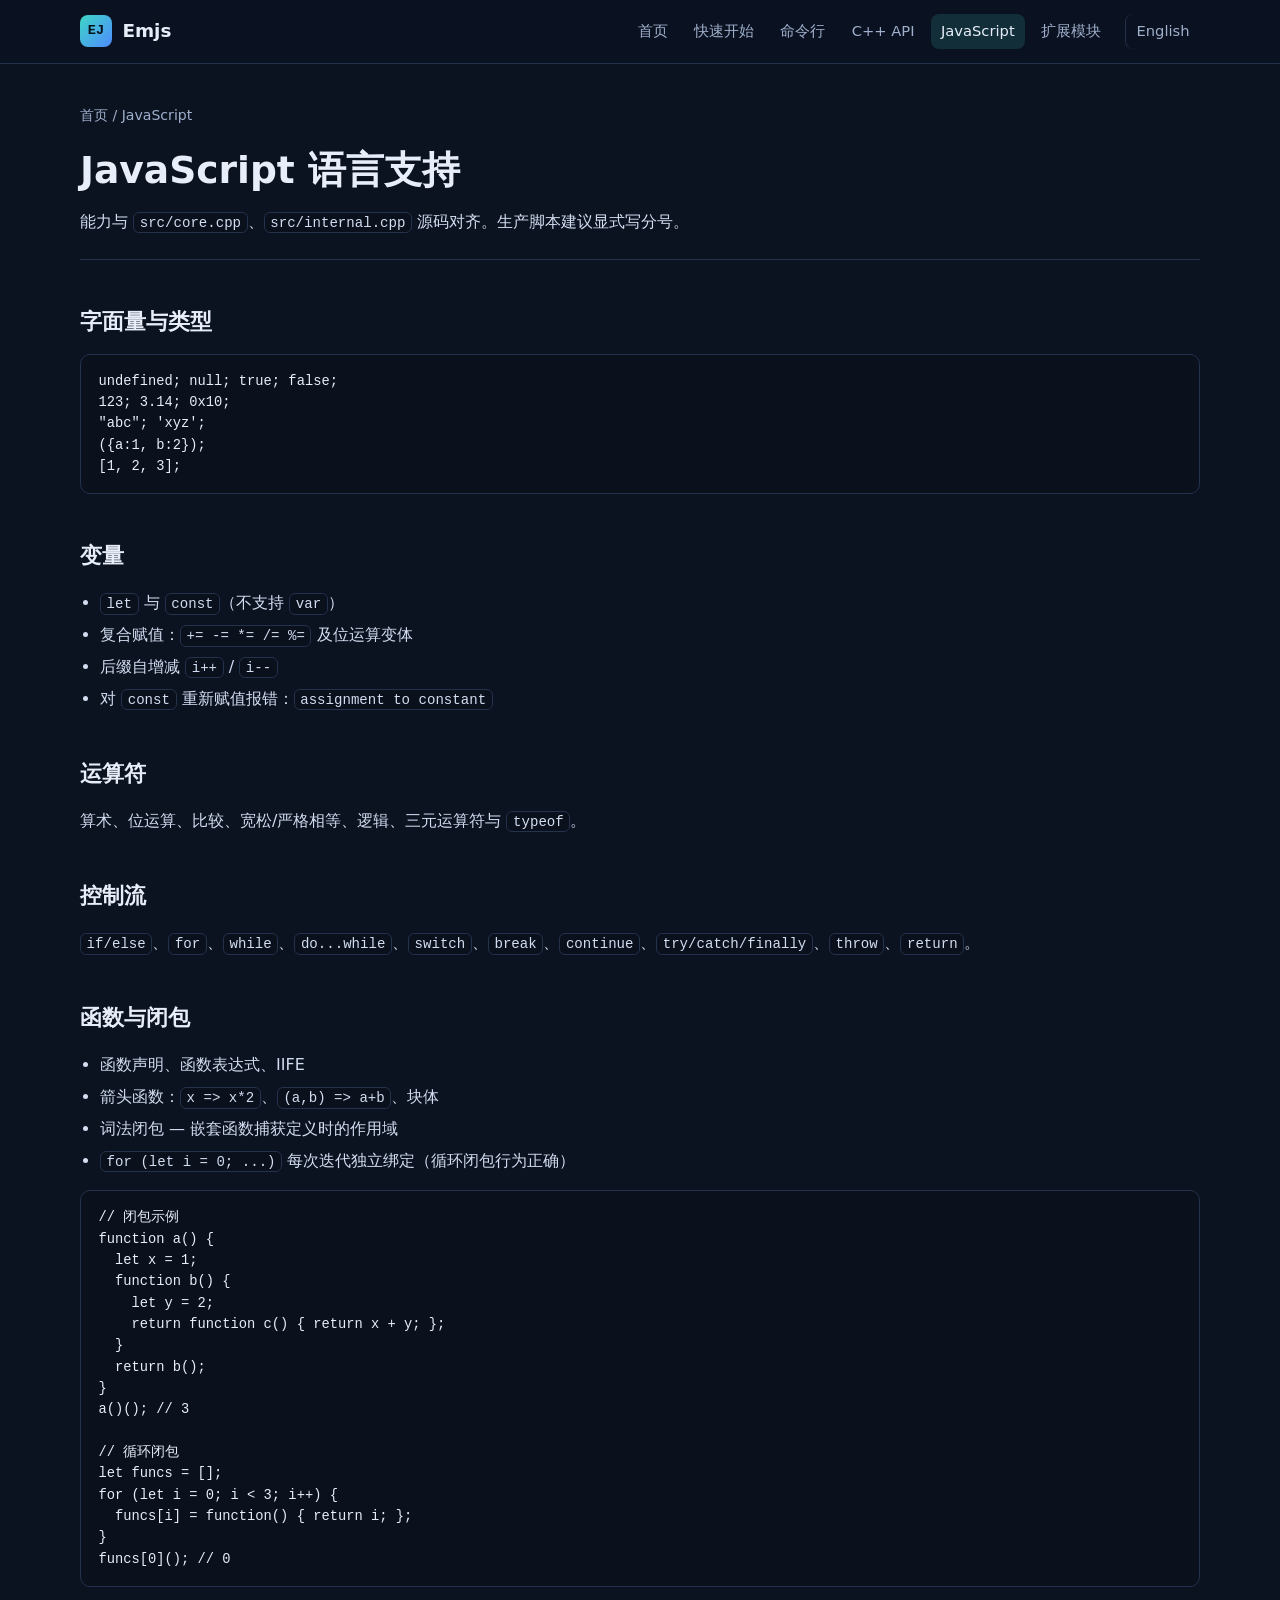
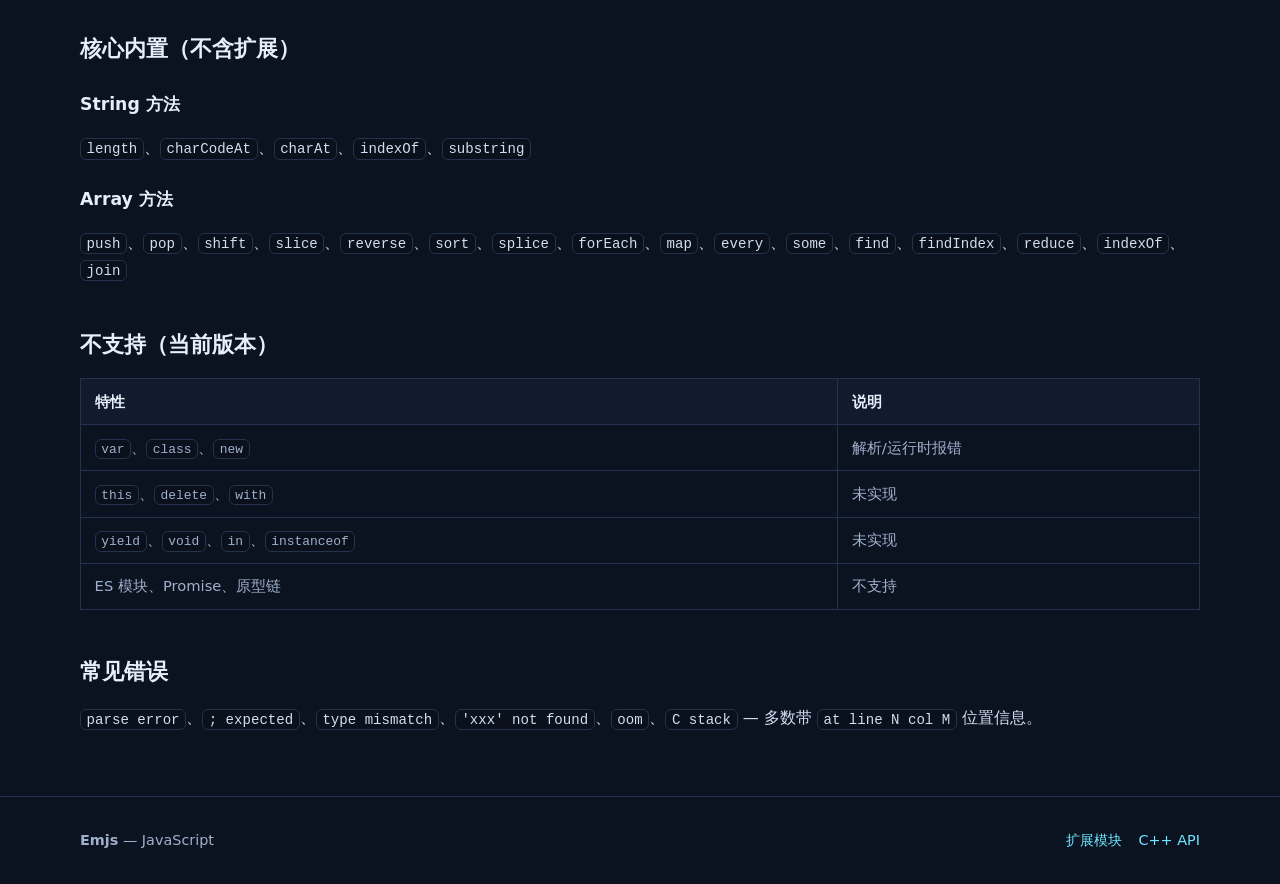
<file: docs/javascript.zh-CN.html>
<!DOCTYPE html>
<html lang="zh-CN">
<head>
  <meta charset="UTF-8">
  <meta name="viewport" content="width=device-width, initial-scale=1.0">
  <title>Emjs JavaScript 特性 — 语法、闭包与限制</title>
  <meta name="description" content="Emjs 支持的 JavaScript 语言特性：let/const、运算符、控制流、函数、箭头函数、闭包、数组方法，以及明确不支持的功能。">
  <link rel="canonical" href="https://steezer.github.io/emjs/doc/javascript.zh-CN.html">
  <link rel="alternate" hreflang="en" href="https://steezer.github.io/emjs/doc/javascript.html">
  <link rel="alternate" hreflang="zh-CN" href="https://steezer.github.io/emjs/doc/javascript.zh-CN.html">
  <link rel="stylesheet" href="assets/style.css">
</head>
<body>
  <header class="site-header">
    <div class="container header-inner">
      <a class="brand" href="index.zh-CN.html"><span class="brand-mark">EJ</span><span>Emjs</span></a>
      <button class="nav-toggle" type="button" aria-label="打开导航">菜单</button>
      <nav class="site-nav">
        <a href="index.zh-CN.html">首页</a>
        <a href="getting-started.zh-CN.html">快速开始</a>
        <a href="cli.zh-CN.html">命令行</a>
        <a href="cpp-api.zh-CN.html">C++ API</a>
        <a class="active" href="javascript.zh-CN.html">JavaScript</a>
        <a href="extensions.zh-CN.html">扩展模块</a>
        <a class="lang-switch" href="javascript.html">English</a>
      </nav>
    </div>
  </header>

  <main class="container content">
    <header class="page-header">
      <nav class="breadcrumb"><a href="index.zh-CN.html">首页</a> / JavaScript</nav>
      <h1>JavaScript 语言支持</h1>
      <p>能力与 <code>src/core.cpp</code>、<code>src/internal.cpp</code> 源码对齐。生产脚本建议显式写分号。</p>
    </header>

    <h2>字面量与类型</h2>
    <pre><code>undefined; null; true; false;
123; 3.14; 0x10;
"abc"; 'xyz';
({a:1, b:2});
[1, 2, 3];</code></pre>

    <h2>变量</h2>
    <ul>
      <li><code>let</code> 与 <code>const</code>（不支持 <code>var</code>）</li>
      <li>复合赋值：<code>+= -= *= /= %=</code> 及位运算变体</li>
      <li>后缀自增减 <code>i++</code> / <code>i--</code></li>
      <li>对 <code>const</code> 重新赋值报错：<code>assignment to constant</code></li>
    </ul>

    <h2>运算符</h2>
    <p>算术、位运算、比较、宽松/严格相等、逻辑、三元运算符与 <code>typeof</code>。</p>

    <h2>控制流</h2>
    <p><code>if/else</code>、<code>for</code>、<code>while</code>、<code>do...while</code>、<code>switch</code>、<code>break</code>、<code>continue</code>、<code>try/catch/finally</code>、<code>throw</code>、<code>return</code>。</p>

    <h2>函数与闭包</h2>
    <ul>
      <li>函数声明、函数表达式、IIFE</li>
      <li>箭头函数：<code>x =&gt; x*2</code>、<code>(a,b) =&gt; a+b</code>、块体</li>
      <li>词法闭包 — 嵌套函数捕获定义时的作用域</li>
      <li><code>for (let i = 0; ...)</code> 每次迭代独立绑定（循环闭包行为正确）</li>
    </ul>
    <pre><code>// 闭包示例
function a() {
  let x = 1;
  function b() {
    let y = 2;
    return function c() { return x + y; };
  }
  return b();
}
a()(); // 3

// 循环闭包
let funcs = [];
for (let i = 0; i &lt; 3; i++) {
  funcs[i] = function() { return i; };
}
funcs[0](); // 0</code></pre>

    <h2>核心内置（不含扩展）</h2>
    <h3>String 方法</h3>
    <p><code>length</code>、<code>charCodeAt</code>、<code>charAt</code>、<code>indexOf</code>、<code>substring</code></p>
    <h3>Array 方法</h3>
    <p><code>push</code>、<code>pop</code>、<code>shift</code>、<code>slice</code>、<code>reverse</code>、<code>sort</code>、<code>splice</code>、<code>forEach</code>、<code>map</code>、<code>every</code>、<code>some</code>、<code>find</code>、<code>findIndex</code>、<code>reduce</code>、<code>indexOf</code>、<code>join</code></p>

    <h2>不支持（当前版本）</h2>
    <div class="table-wrap">
      <table>
        <thead><tr><th>特性</th><th>说明</th></tr></thead>
        <tbody>
          <tr><td><code>var</code>、<code>class</code>、<code>new</code></td><td>解析/运行时报错</td></tr>
          <tr><td><code>this</code>、<code>delete</code>、<code>with</code></td><td>未实现</td></tr>
          <tr><td><code>yield</code>、<code>void</code>、<code>in</code>、<code>instanceof</code></td><td>未实现</td></tr>
          <tr><td>ES 模块、Promise、原型链</td><td>不支持</td></tr>
        </tbody>
      </table>
    </div>

    <h2>常见错误</h2>
    <p><code>parse error</code>、<code>; expected</code>、<code>type mismatch</code>、<code>'xxx' not found</code>、<code>oom</code>、<code>C stack</code> — 多数带 <code>at line N col M</code> 位置信息。</p>
  </main>

  <footer class="site-footer">
    <div class="container footer-grid">
      <div><strong>Emjs</strong> — JavaScript</div>
      <div class="footer-links"><a href="extensions.zh-CN.html">扩展模块</a><a href="cpp-api.zh-CN.html">C++ API</a></div>
    </div>
  </footer>
  <script src="assets/site.js"></script>
</body>
</html>
</file>
<file: docs/assets/style.css>
:root {
  --bg: #0b1220;
  --bg-elevated: #111b2e;
  --bg-card: #152238;
  --border: #24324d;
  --text: #e8eef9;
  --text-muted: #9fb0cc;
  --accent: #3dd6c6;
  --accent-dim: #2aa89b;
  --accent-glow: rgba(61, 214, 198, 0.15);
  --code-bg: #0a101c;
  --link: #6ee7ff;
  --max-width: 1120px;
  --radius: 12px;
  --font-sans: "Segoe UI", system-ui, -apple-system, BlinkMacSystemFont, sans-serif;
  --font-mono: "SF Mono", "Fira Code", "Consolas", monospace;
}

*,
*::before,
*::after {
  box-sizing: border-box;
}

html {
  scroll-behavior: smooth;
}

body {
  margin: 0;
  font-family: var(--font-sans);
  background: var(--bg);
  color: var(--text);
  line-height: 1.65;
  min-height: 100vh;
}

a {
  color: var(--link);
  text-decoration: none;
}

a:hover {
  text-decoration: underline;
}

img {
  max-width: 100%;
}

.container {
  width: min(100% - 2rem, var(--max-width));
  margin-inline: auto;
}

.site-header {
  position: sticky;
  top: 0;
  z-index: 100;
  backdrop-filter: blur(12px);
  background: rgba(11, 18, 32, 0.88);
  border-bottom: 1px solid var(--border);
}

.header-inner {
  display: flex;
  align-items: center;
  justify-content: space-between;
  gap: 1rem;
  padding: 0.85rem 0;
}

.brand {
  display: flex;
  align-items: center;
  gap: 0.65rem;
  color: var(--text);
  font-weight: 700;
  font-size: 1.15rem;
  text-decoration: none;
}

.brand:hover {
  text-decoration: none;
}

.brand-mark {
  width: 2rem;
  height: 2rem;
  border-radius: 8px;
  background: linear-gradient(135deg, var(--accent), #4f8cff);
  display: grid;
  place-items: center;
  font-family: var(--font-mono);
  font-size: 0.85rem;
  color: #041018;
  font-weight: 800;
}

.site-nav {
  display: flex;
  align-items: center;
  gap: 0.35rem;
  flex-wrap: wrap;
}

.site-nav a {
  color: var(--text-muted);
  padding: 0.35rem 0.65rem;
  border-radius: 8px;
  font-size: 0.92rem;
  text-decoration: none;
}

.site-nav a:hover,
.site-nav a.active {
  color: var(--text);
  background: var(--accent-glow);
  text-decoration: none;
}

.lang-switch {
  margin-left: 0.5rem;
  padding-left: 0.75rem;
  border-left: 1px solid var(--border);
  font-size: 0.85rem;
}

.hero {
  padding: 4rem 0 3rem;
  background:
    radial-gradient(ellipse 80% 60% at 50% -10%, rgba(61, 214, 198, 0.12), transparent),
    radial-gradient(ellipse 50% 40% at 100% 0%, rgba(79, 140, 255, 0.08), transparent);
}

.hero-grid {
  display: grid;
  grid-template-columns: 1.2fr 0.8fr;
  gap: 2rem;
  align-items: center;
}

.hero h1 {
  font-size: clamp(2rem, 4vw, 3rem);
  line-height: 1.15;
  margin: 0 0 1rem;
  letter-spacing: -0.02em;
}

.hero .lead {
  font-size: 1.12rem;
  color: var(--text-muted);
  max-width: 42rem;
  margin: 0 0 1.5rem;
}

.hero-badges {
  display: flex;
  flex-wrap: wrap;
  gap: 0.5rem;
  margin-bottom: 1.75rem;
}

.badge {
  display: inline-flex;
  align-items: center;
  padding: 0.25rem 0.65rem;
  border-radius: 999px;
  border: 1px solid var(--border);
  background: var(--bg-elevated);
  color: var(--text-muted);
  font-size: 0.82rem;
}

.cta-row {
  display: flex;
  flex-wrap: wrap;
  gap: 0.75rem;
}

.btn {
  display: inline-flex;
  align-items: center;
  justify-content: center;
  padding: 0.65rem 1.15rem;
  border-radius: 10px;
  font-weight: 600;
  font-size: 0.95rem;
  border: 1px solid transparent;
  text-decoration: none;
}

.btn:hover {
  text-decoration: none;
}

.btn-primary {
  background: var(--accent);
  color: #041018;
}

.btn-primary:hover {
  background: var(--accent-dim);
}

.btn-secondary {
  border-color: var(--border);
  background: var(--bg-elevated);
  color: var(--text);
}

.hero-card {
  background: var(--bg-card);
  border: 1px solid var(--border);
  border-radius: var(--radius);
  padding: 1.25rem;
  box-shadow: 0 20px 60px rgba(0, 0, 0, 0.25);
}

.hero-card pre {
  margin: 0;
  overflow-x: auto;
  font-family: var(--font-mono);
  font-size: 0.82rem;
  line-height: 1.55;
  color: #c8d8f0;
}

.section {
  padding: 3rem 0;
}

.section-title {
  font-size: 1.65rem;
  margin: 0 0 0.5rem;
}

.section-desc {
  color: var(--text-muted);
  margin: 0 0 2rem;
  max-width: 46rem;
}

.card-grid {
  display: grid;
  grid-template-columns: repeat(auto-fit, minmax(240px, 1fr));
  gap: 1rem;
}

.card {
  background: var(--bg-card);
  border: 1px solid var(--border);
  border-radius: var(--radius);
  padding: 1.25rem;
  transition: border-color 0.2s, transform 0.2s;
}

.card:hover {
  border-color: var(--accent-dim);
  transform: translateY(-2px);
}

.card h3 {
  margin: 0 0 0.5rem;
  font-size: 1.05rem;
}

.card p {
  margin: 0;
  color: var(--text-muted);
  font-size: 0.94rem;
}

.page-header {
  padding: 2.5rem 0 1.5rem;
  border-bottom: 1px solid var(--border);
  margin-bottom: 2rem;
}

.page-header h1 {
  margin: 0 0 0.5rem;
  font-size: clamp(1.75rem, 3vw, 2.35rem);
}

.page-header p {
  margin: 0;
  color: var(--text-muted);
  max-width: 46rem;
}

.content {
  padding-bottom: 3rem;
}

.content h2 {
  margin: 2.25rem 0 0.75rem;
  font-size: 1.35rem;
  padding-top: 0.5rem;
}

.content h3 {
  margin: 1.5rem 0 0.5rem;
  font-size: 1.08rem;
}

.content p,
.content li {
  color: #d2ddf0;
}

.content ul,
.content ol {
  padding-left: 1.25rem;
}

.content li + li {
  margin-top: 0.35rem;
}

pre,
code {
  font-family: var(--font-mono);
}

pre {
  background: var(--code-bg);
  border: 1px solid var(--border);
  border-radius: 10px;
  padding: 1rem 1.1rem;
  overflow-x: auto;
  font-size: 0.86rem;
  line-height: 1.55;
}

:not(pre) > code {
  background: var(--code-bg);
  border: 1px solid var(--border);
  padding: 0.1rem 0.35rem;
  border-radius: 6px;
  font-size: 0.88em;
}

.table-wrap {
  overflow-x: auto;
  margin: 1rem 0 1.5rem;
}

table {
  width: 100%;
  border-collapse: collapse;
  font-size: 0.92rem;
}

th,
td {
  border: 1px solid var(--border);
  padding: 0.65rem 0.85rem;
  text-align: left;
}

th {
  background: var(--bg-elevated);
  color: var(--text);
}

td {
  color: var(--text-muted);
}

.note {
  border-left: 3px solid var(--accent);
  background: var(--accent-glow);
  padding: 0.85rem 1rem;
  border-radius: 0 8px 8px 0;
  margin: 1.25rem 0;
  color: var(--text-muted);
}

.site-footer {
  border-top: 1px solid var(--border);
  padding: 2rem 0;
  color: var(--text-muted);
  font-size: 0.9rem;
}

.footer-grid {
  display: flex;
  flex-wrap: wrap;
  justify-content: space-between;
  gap: 1rem;
}

.footer-links {
  display: flex;
  flex-wrap: wrap;
  gap: 1rem;
}

.breadcrumb {
  font-size: 0.88rem;
  color: var(--text-muted);
  margin-bottom: 0.75rem;
}

.breadcrumb a {
  color: var(--text-muted);
}

@media (max-width: 860px) {
  .hero-grid {
    grid-template-columns: 1fr;
  }

  .site-nav {
    display: none;
  }

  .nav-toggle {
    display: inline-flex;
  }

  .site-nav.open {
    display: flex;
    flex-direction: column;
    width: 100%;
    padding: 0.5rem 0 1rem;
  }

  .header-inner {
    flex-wrap: wrap;
  }
}

.nav-toggle {
  display: none;
  background: var(--bg-elevated);
  border: 1px solid var(--border);
  color: var(--text);
  border-radius: 8px;
  padding: 0.4rem 0.65rem;
  cursor: pointer;
}
</file>
